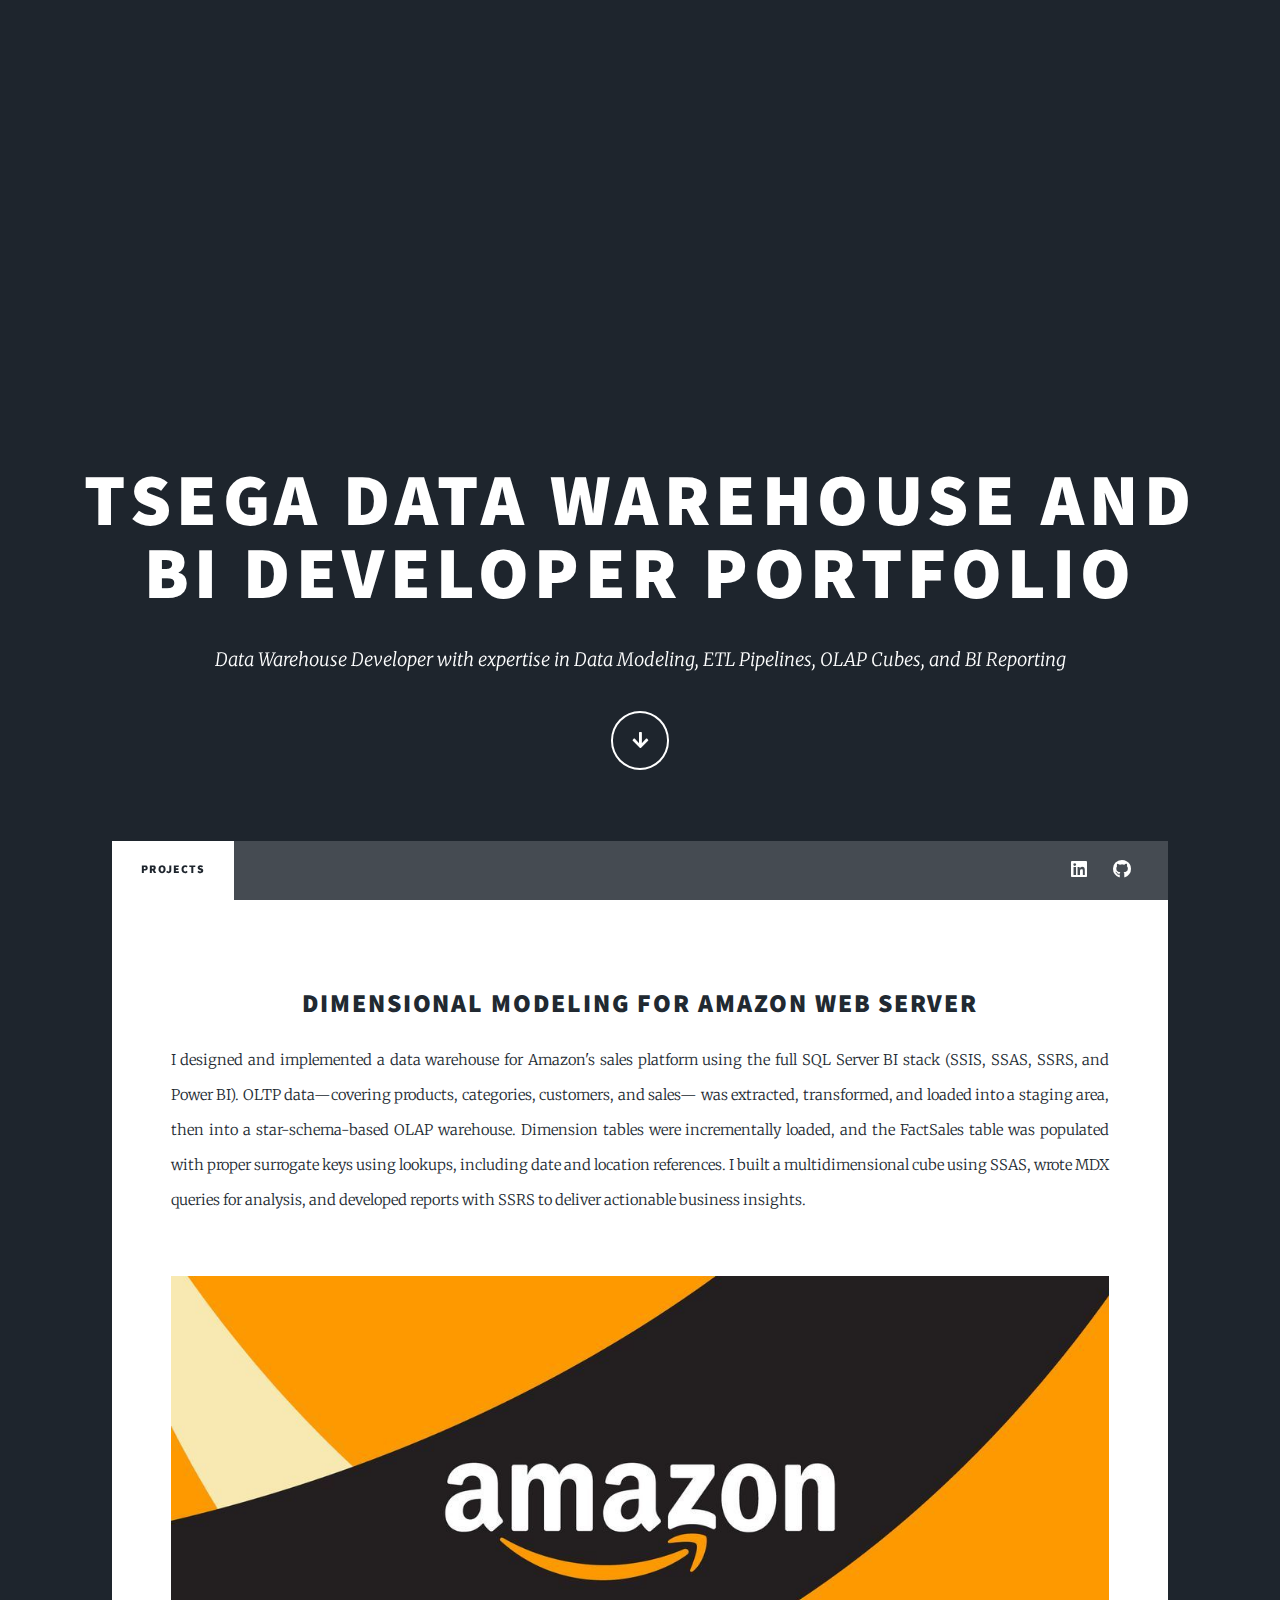
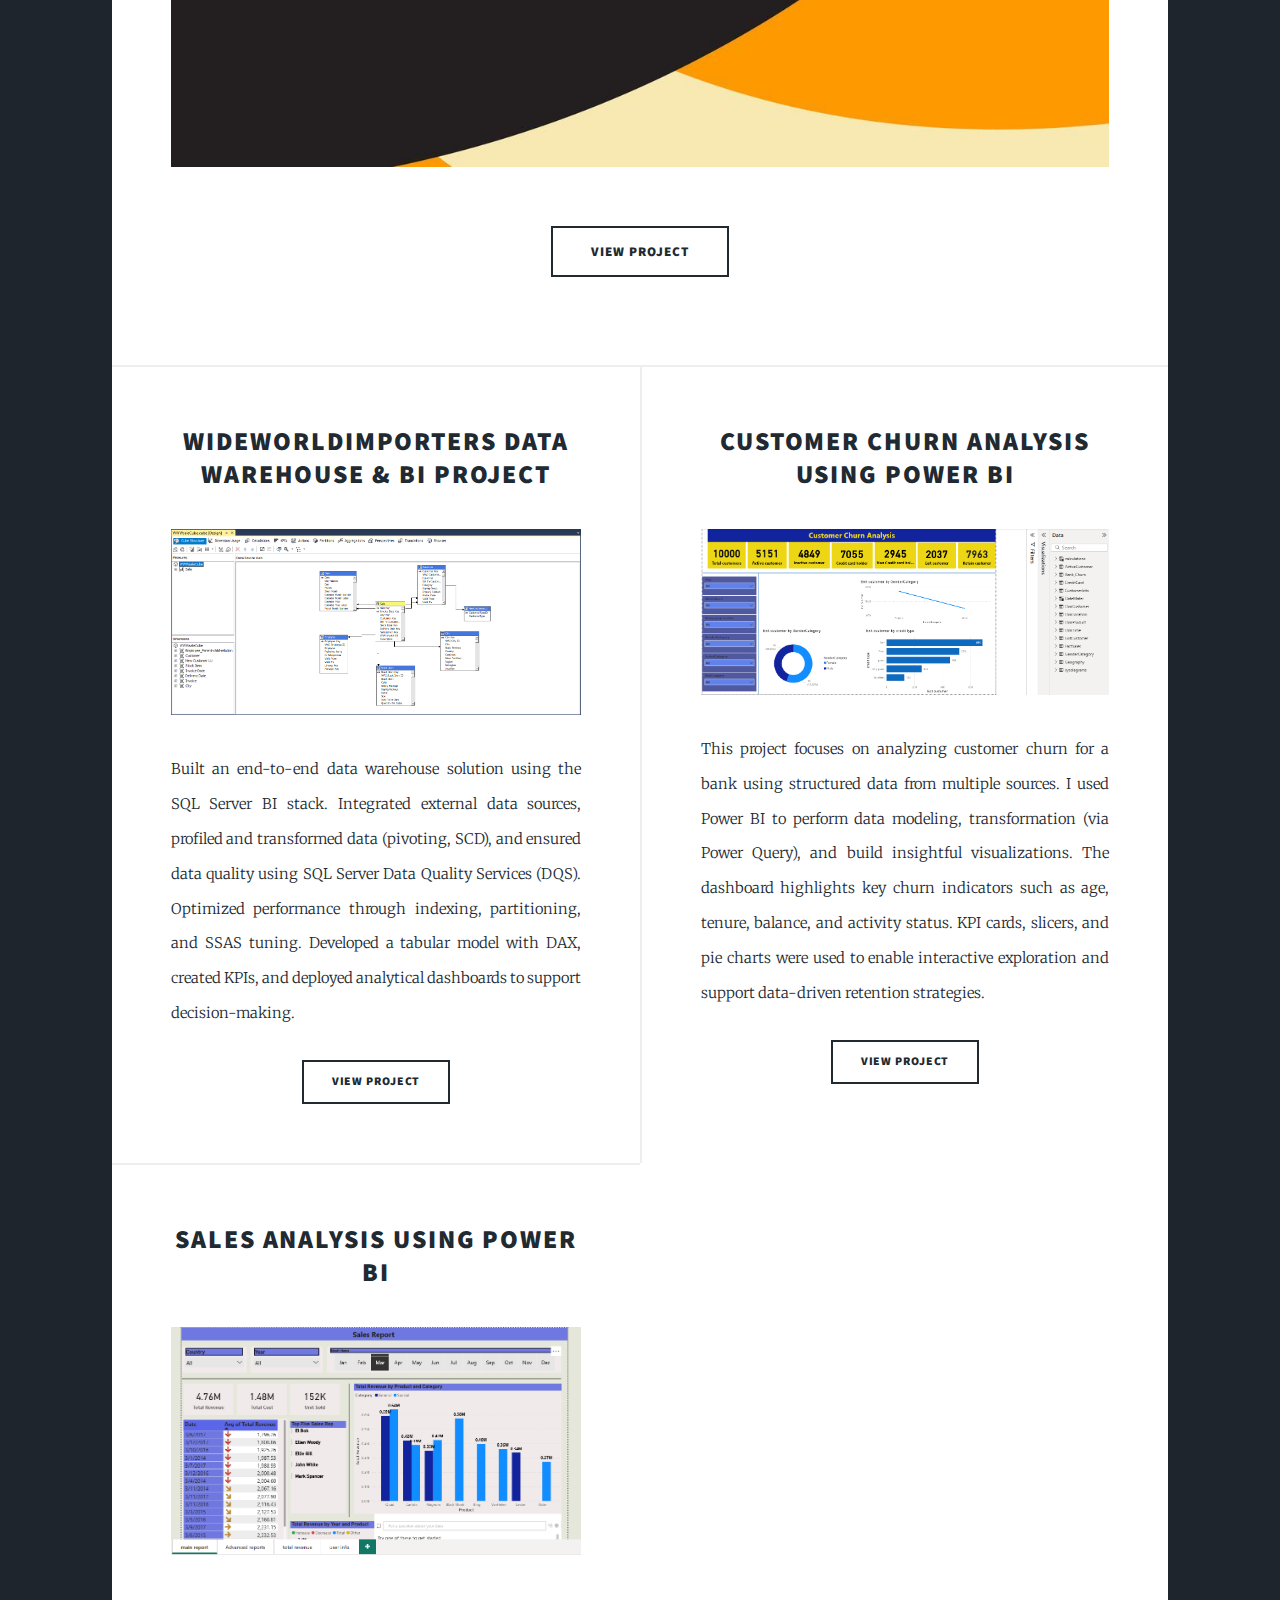
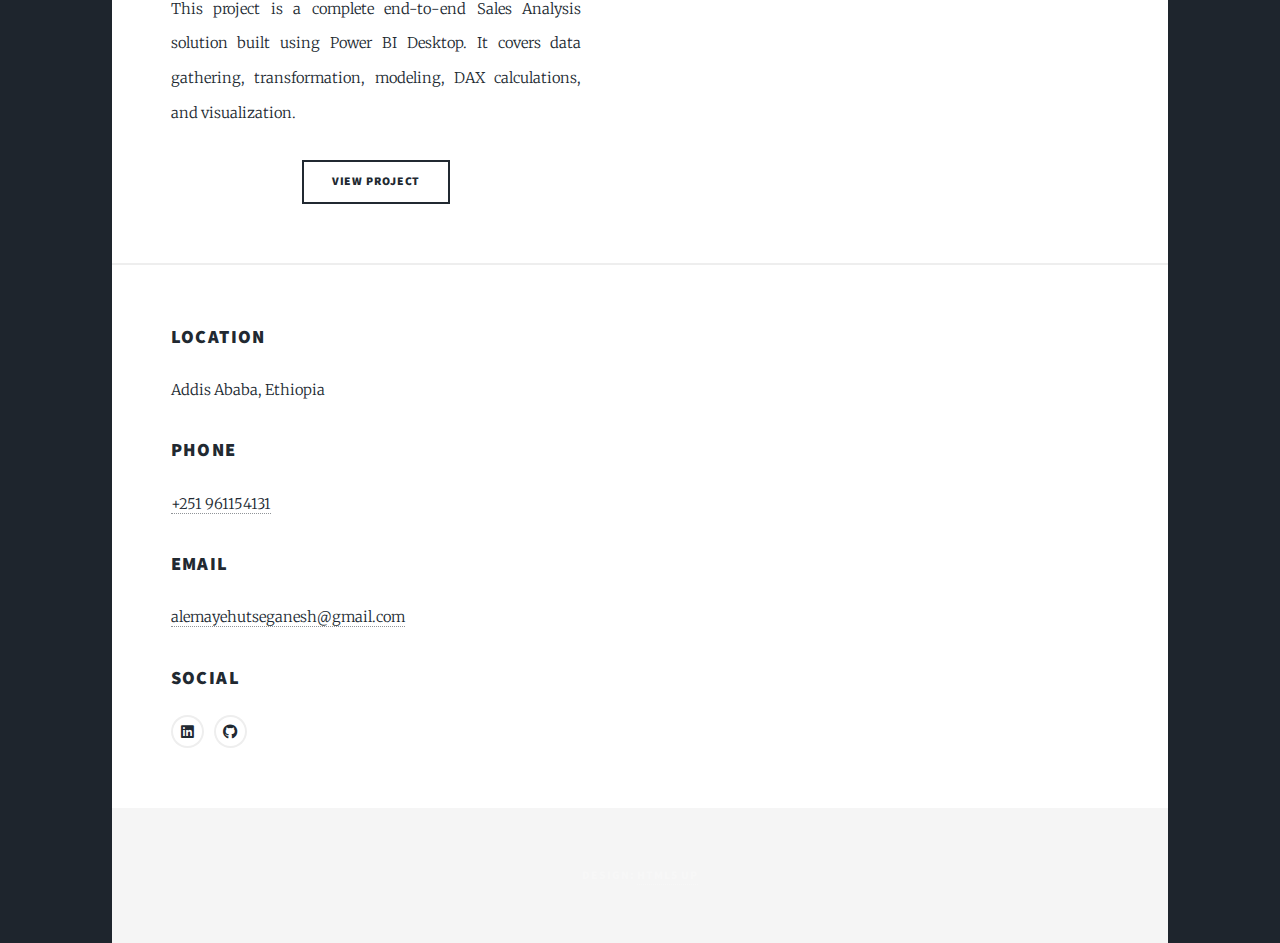
<file: index.html>
<!DOCTYPE HTML>
<!--
	Massively by HTML5 UP
	html5up.net | @ajlkn
	Free for personal and commercial use under the CCA 3.0 license (html5up.net/license)
-->
<html>
<head>
	<title>Tsega Data Warehouse and BI Developer</title>
	<meta charset="utf-8" />
	<meta name="viewport" content="width=device-width, initial-scale=1, user-scalable=no" />
	<link rel="stylesheet" href="assets/css/main.css" />
	<noscript><link rel="stylesheet" href="assets/css/noscript.css" /></noscript>
</head>
<body class="is-preload">

	<!-- Wrapper -->
	<div id="wrapper" class="fade-in">

		<!-- Intro -->
		<div id="intro">
			<h1>Tsega Data Warehouse and BI Developer portfolio</h1>
			<p>Data Warehouse Developer with expertise in Data Modeling, ETL Pipelines, OLAP Cubes, and BI Reporting</p>
			<ul class="actions">
				<li><a href="#header" class="button icon solid solo fa-arrow-down scrolly">Continue</a></li>
			</ul>
		</div>

		<!-- Header -->
		<header id="header">
			<a href="index.html" class="logo">Tsega Data Warehouse and BI Developer portfolio</a>
		</header>

		<!-- Nav -->
		<nav id="nav">
			<ul class="links">
				<li class="active"><a href="index.html">Projects</a></li>
			</ul>
			<ul class="icons">
				<li><a href="https://www.linkedin.com/in/tseganesh-alemayehu-a0b104263/" class="icon brands alt fa-linkedin"><span class="label">LinkedIn</span></a></li>
				<li><a href="https://github.com/TsegaAlex" class="icon brands alt fa-github"><span class="label">GitHub</span></a></li>
			</ul>
		</nav>

		<!-- Main -->
		<div id="main">

			<!-- Featured Project -->
			<article class="post featured">
				<h2><a href="https://github.com/TsegaAlex/data-warehouse--and-business-intellihen/tree/main/Dimensional%20Modeling%20for%20Amazon%20Web%20Server">Dimensional Modeling for Amazon Web Server</a></h2>
				<p>I designed and implemented a data warehouse for Amazon's sales platform using the full SQL Server BI stack (SSIS, SSAS, SSRS, and Power BI). 
				   OLTP data—covering products, categories, customers, and sales— was extracted, transformed, and loaded 
				   into a staging area, then into a star-schema-based OLAP warehouse. Dimension tables were incrementally loaded, and the FactSales table 
				   was populated with proper surrogate keys using lookups, including date and location references. I built a multidimensional cube using SSAS, wrote MDX queries for analysis,
				   and developed reports with SSRS to deliver actionable business insights.

</p>
				<a href="https://github.com/TsegaAlex/data-warehouse--and-business-intellihen/tree/main/Dimensional%20Modeling%20for%20Amazon%20Web%20Server" class="image main"><img src="images/amazon.jpg" alt="" /></a>
				<ul class="actions special">
					<li><a href="https://github.com/TsegaAlex/data-warehouse--and-business-intellihen/tree/main/Dimensional%20Modeling%20for%20Amazon%20Web%20Server" class="button large">View Project</a></li>
				</ul>
			</article>

			<!-- Other Projects -->
			<section class="posts">
				<article>
					<header>
						<h2><a href="https://github.com/TsegaAlex/data-warehouse--and-business-intellihen/tree/main/WideImporters%20Data%20Warehouse%20and%20Tabular%20Modeling">WideWorldImporters Data Warehouse & BI Project</a></h2>
					</header>
					<a href="https://github.com/TsegaAlex/data-warehouse--and-business-intellihen/tree/main/WideImporters%20Data%20Warehouse%20and%20Tabular%20Modeling" class="image fit"><img src="images/Cube .PNG" alt="" /></a>
					<p>Built an end-to-end data warehouse solution using the SQL Server BI stack. Integrated external data sources, profiled and transformed data (pivoting, SCD), and ensured data quality using SQL Server Data Quality Services (DQS). Optimized performance through indexing, partitioning, and SSAS tuning. Developed a tabular model with DAX, created KPIs, and deployed analytical dashboards to support decision-making.</p>
					<ul class="actions special">
						<li><a href="https://github.com/TsegaAlex/data-warehouse--and-business-intellihen/tree/main/WideImporters%20Data%20Warehouse%20and%20Tabular%20Modeling" class="button">View Project</a></li>
					</ul>
				</article>

				<article>
					<header>
						<h2><a href="https://github.com/TsegaAlex/sales-report-with-PowerBI/tree/main/Customer%20churn%20analysis%20using%20Power%20BI">Customer Churn Analysis using Power BI</a></h2>
					</header>
					<a href="https://github.com/TsegaAlex/sales-report-with-PowerBI/tree/main/Customer%20churn%20analysis%20using%20Power%20BI" class="image fit"><img src="images/churn.PNG" alt="" /></a>
					<p>This project focuses on analyzing customer churn for a bank using structured data from multiple sources. I used Power BI to perform data modeling, transformation (via Power Query), and build insightful visualizations. The dashboard highlights key churn indicators such as age, tenure, balance, and activity status. KPI cards, slicers, and pie charts were used to enable interactive exploration and support data-driven retention strategies.</p>
					<ul class="actions special">
						<li><a href="https://github.com/TsegaAlex/sales-report-with-PowerBI/tree/main/Customer%20churn%20analysis%20using%20Power%20BI" class="button">View Project</a></li>
					</ul>
				</article>

				<article>
					<header>
						<h2><a href="https://github.com/TsegaAlex/sales-report-with-PowerBI/tree/main/sales%20report%20using%20Power%20BI">Sales Analysis using Power BI</a></h2>
					</header>
					<a href="https://github.com/TsegaAlex/sales-report-with-PowerBI/tree/main/sales%20report%20using%20Power%20BI" class="image fit"><img src="images/sales report.PNG" alt="" /></a>
					<p>This project is a complete end-to-end Sales Analysis solution built using Power BI Desktop. It covers data gathering, transformation, modeling, DAX calculations, and visualization.</p>
					<ul class="actions special">
						<li><a href="https://github.com/TsegaAlex/sales-report-with-PowerBI/tree/main/sales%20report%20using%20Power%20BI" class="button">View Project</a></li>
					</ul>
				</article>
			</section>

			<!-- Contact Section (Now moved below Projects) -->
			<section class="split contact">
				<section class="alt">
					<h3>Location</h3>
					<p>Addis Ababa, Ethiopia</p>
				</section>
				<section>
					<h3>Phone</h3>
					<p><a href="#">+251 961154131</a></p>
				</section>
				<section>
					<h3>Email</h3>
					<p><a href="#">alemayehutseganesh@gmail.com</a></p>
				</section>
				<section>
					<h3>Social</h3>
					<ul class="icons alt">
						<li><a href="https://www.linkedin.com/in/tseganesh-alemayehu-a0b104263/" class="icon brands alt fa-linkedin"><span class="label">LinkedIn</span></a></li>
						<li><a href="https://github.com/TsegaAlex" class="icon brands alt fa-github"><span class="label">GitHub</span></a></li>
					</ul>
				</section>
			</section>

		</div> <!-- End of #main -->

		<!-- Copyright -->
		<footer id="footer">
			<div id="copyright">
				<ul>
		
					<li>Design: <a href="https://html5up.net">HTML5 UP</a></li>
				</ul>
			</div>
		</footer>

	</div> <!-- End of Wrapper -->

	<!-- Scripts -->
	<script src="assets/js/jquery.min.js"></script>
	<script src="assets/js/jquery.scrollex.min.js"></script>
	<script src="assets/js/jquery.scrolly.min.js"></script>
	<script src="assets/js/browser.min.js"></script>
	<script src="assets/js/breakpoints.min.js"></script>
	<script src="assets/js/util.js"></script>
	<script src="assets/js/main.js"></script>

</body>
</html>
</file>
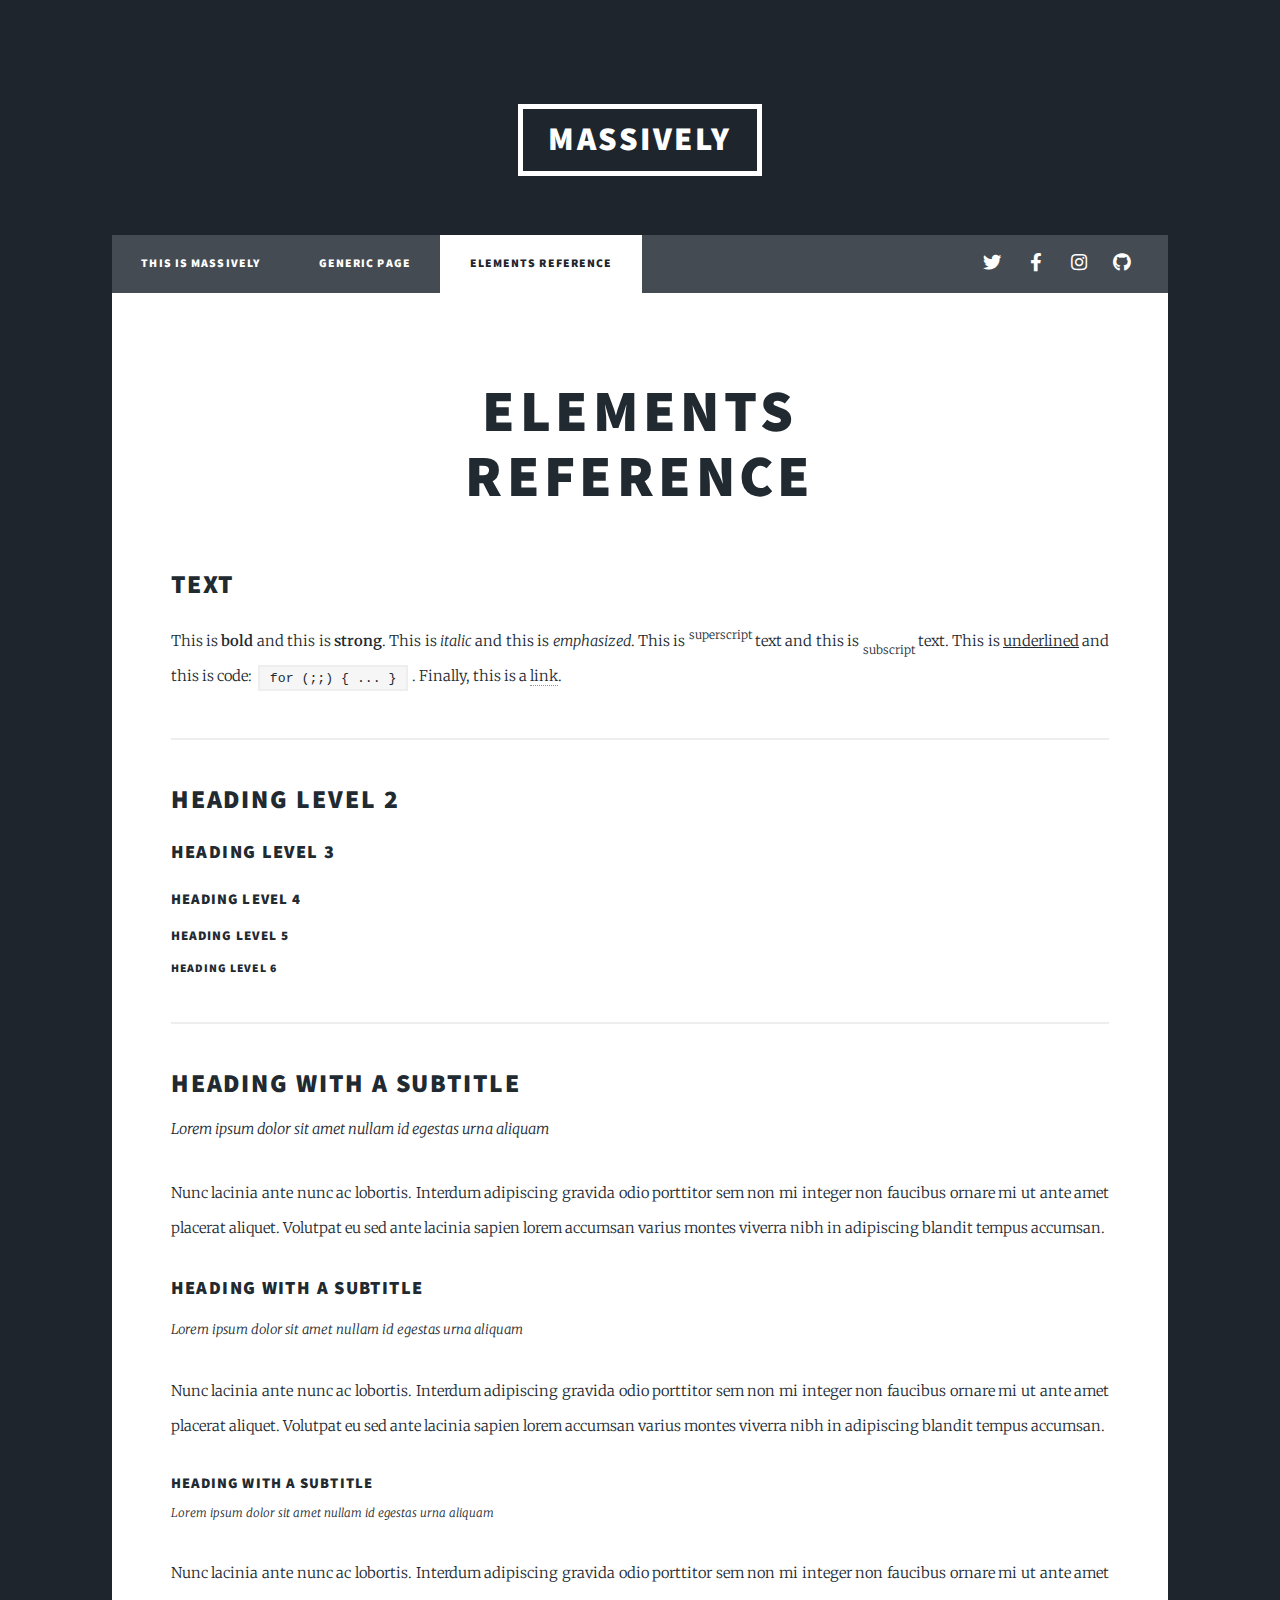
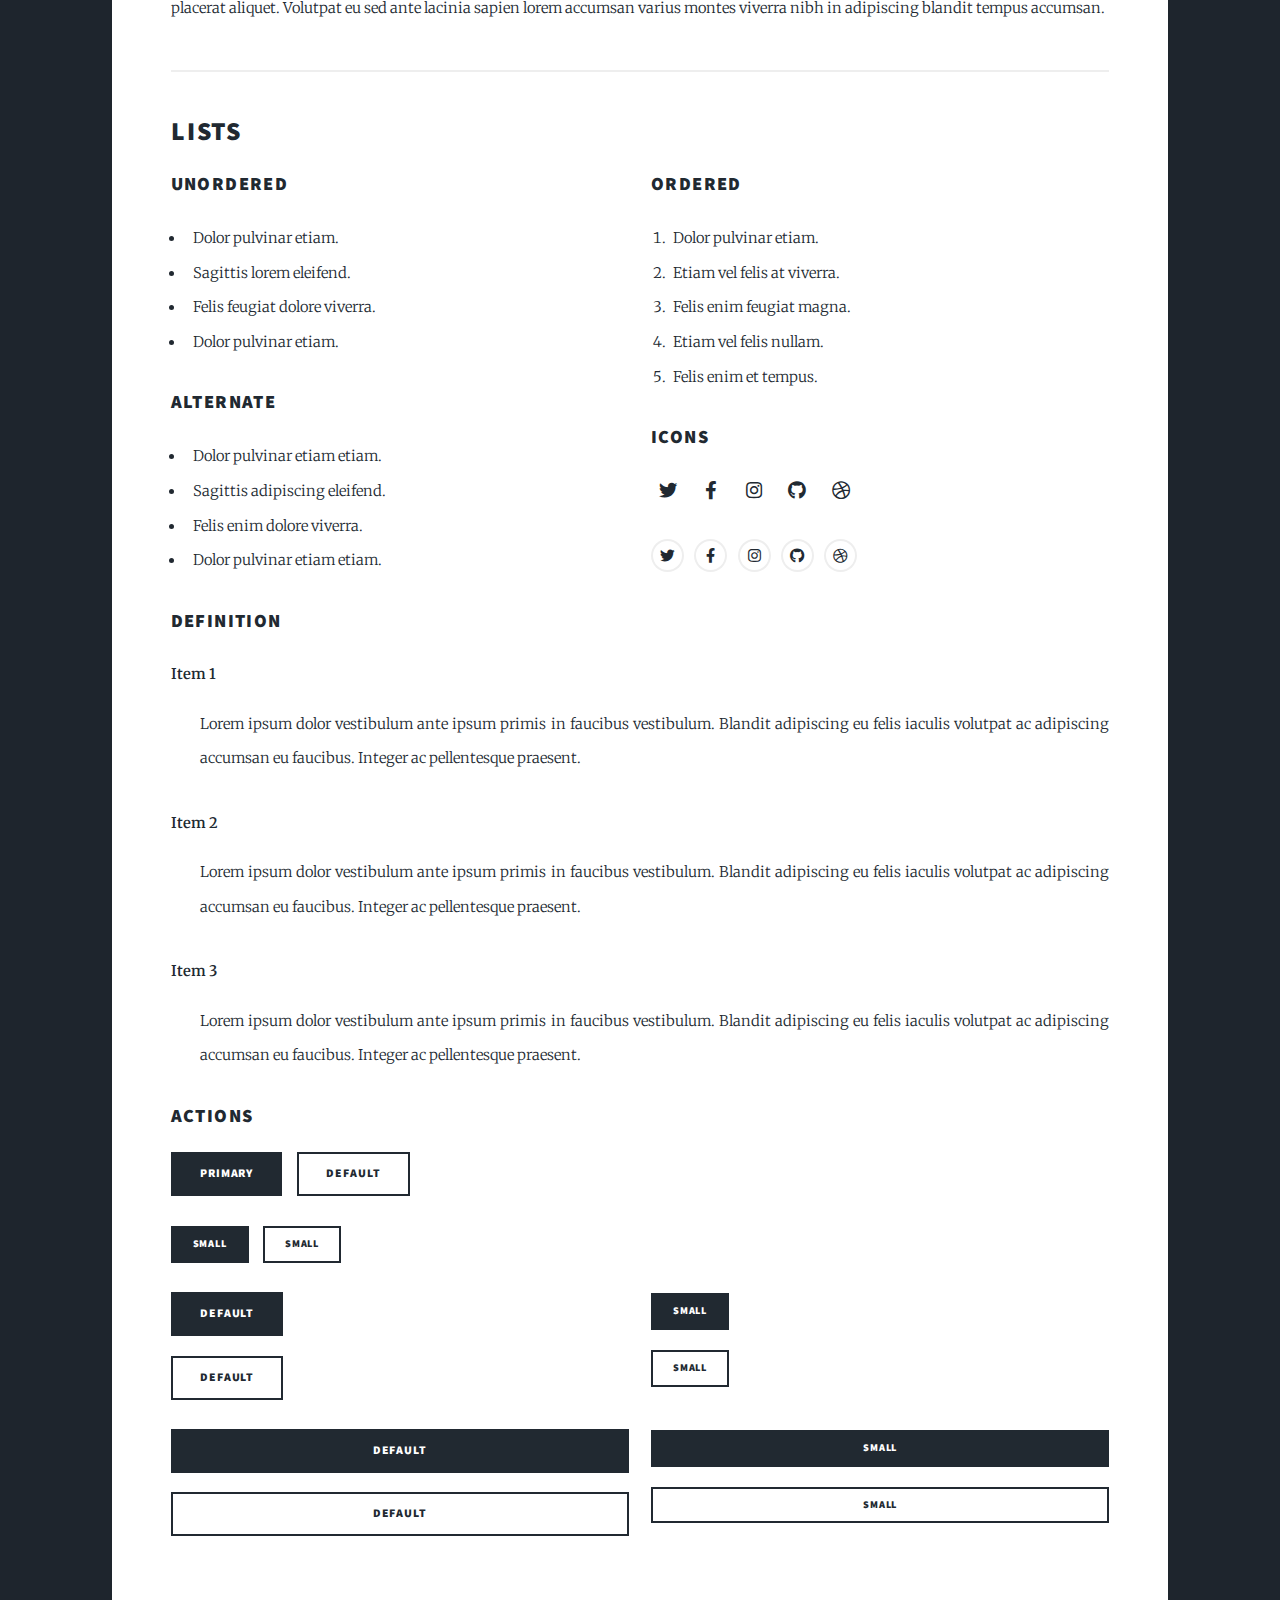
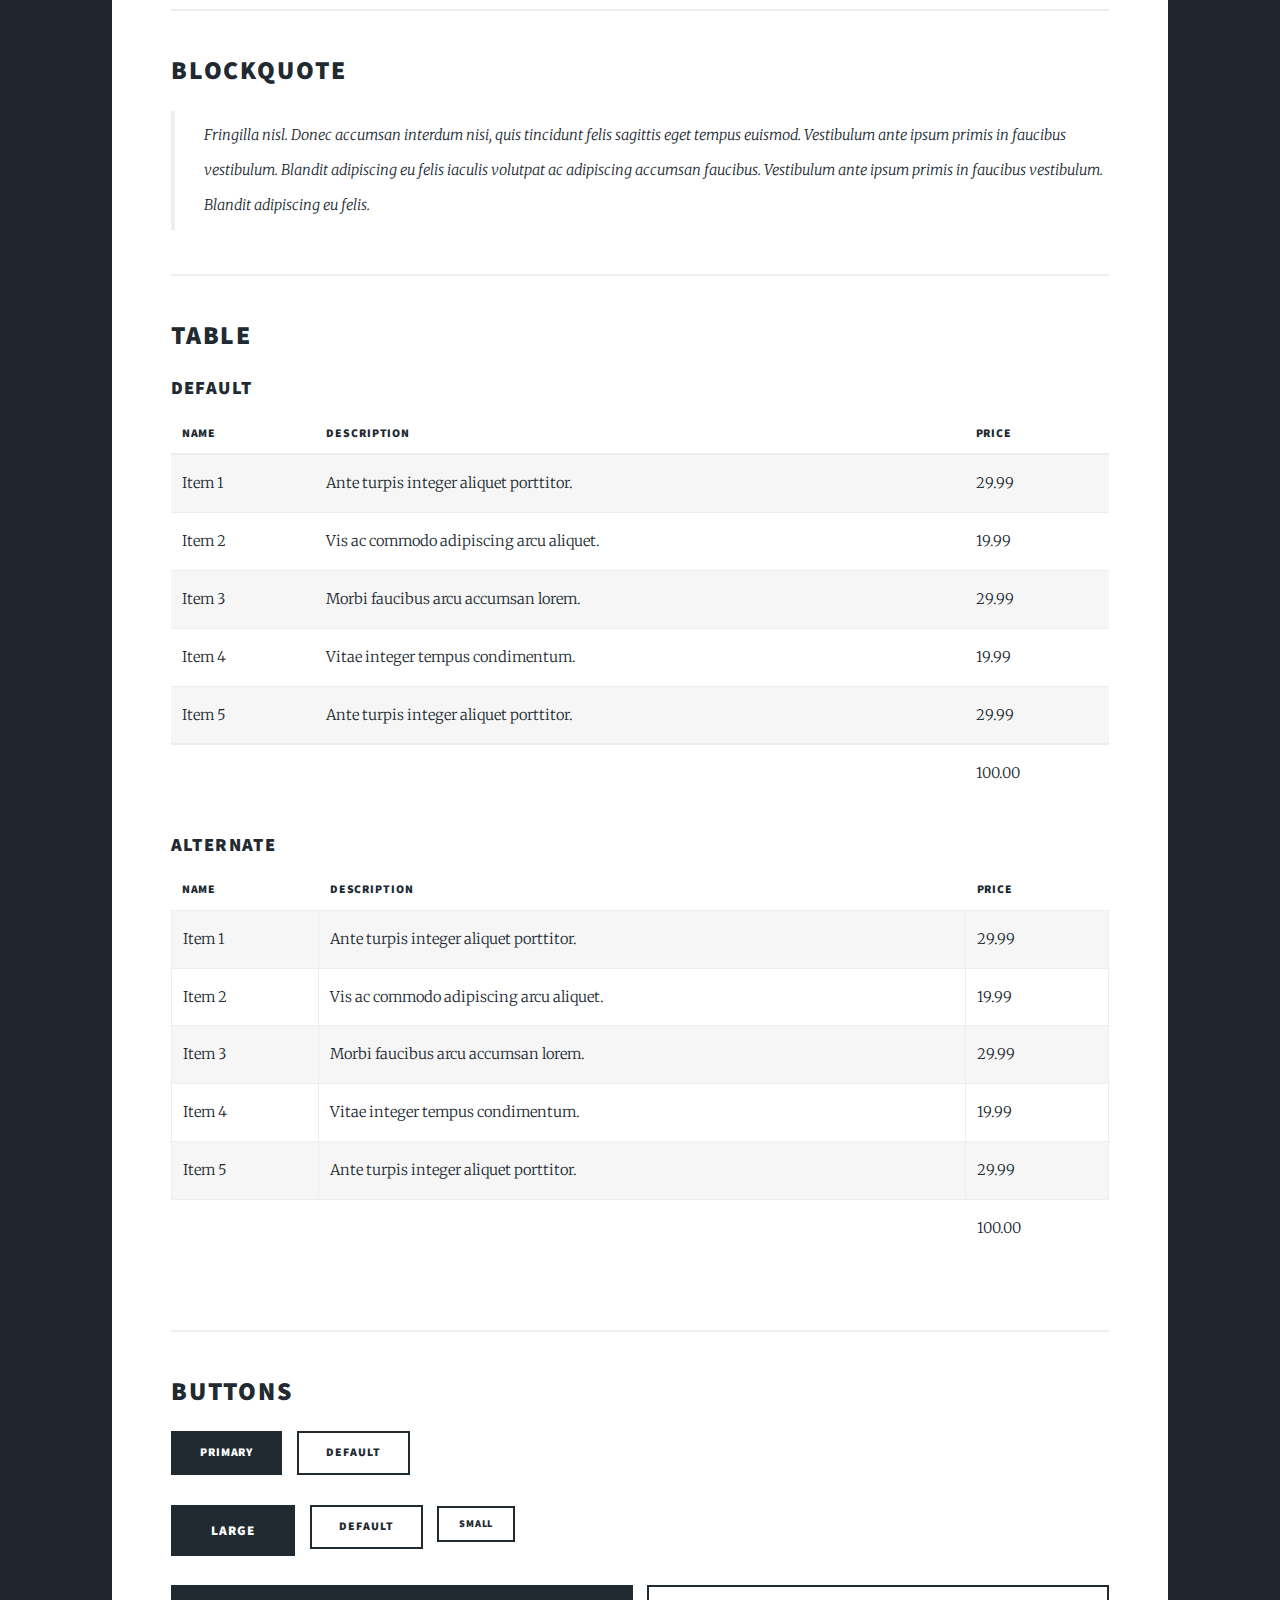
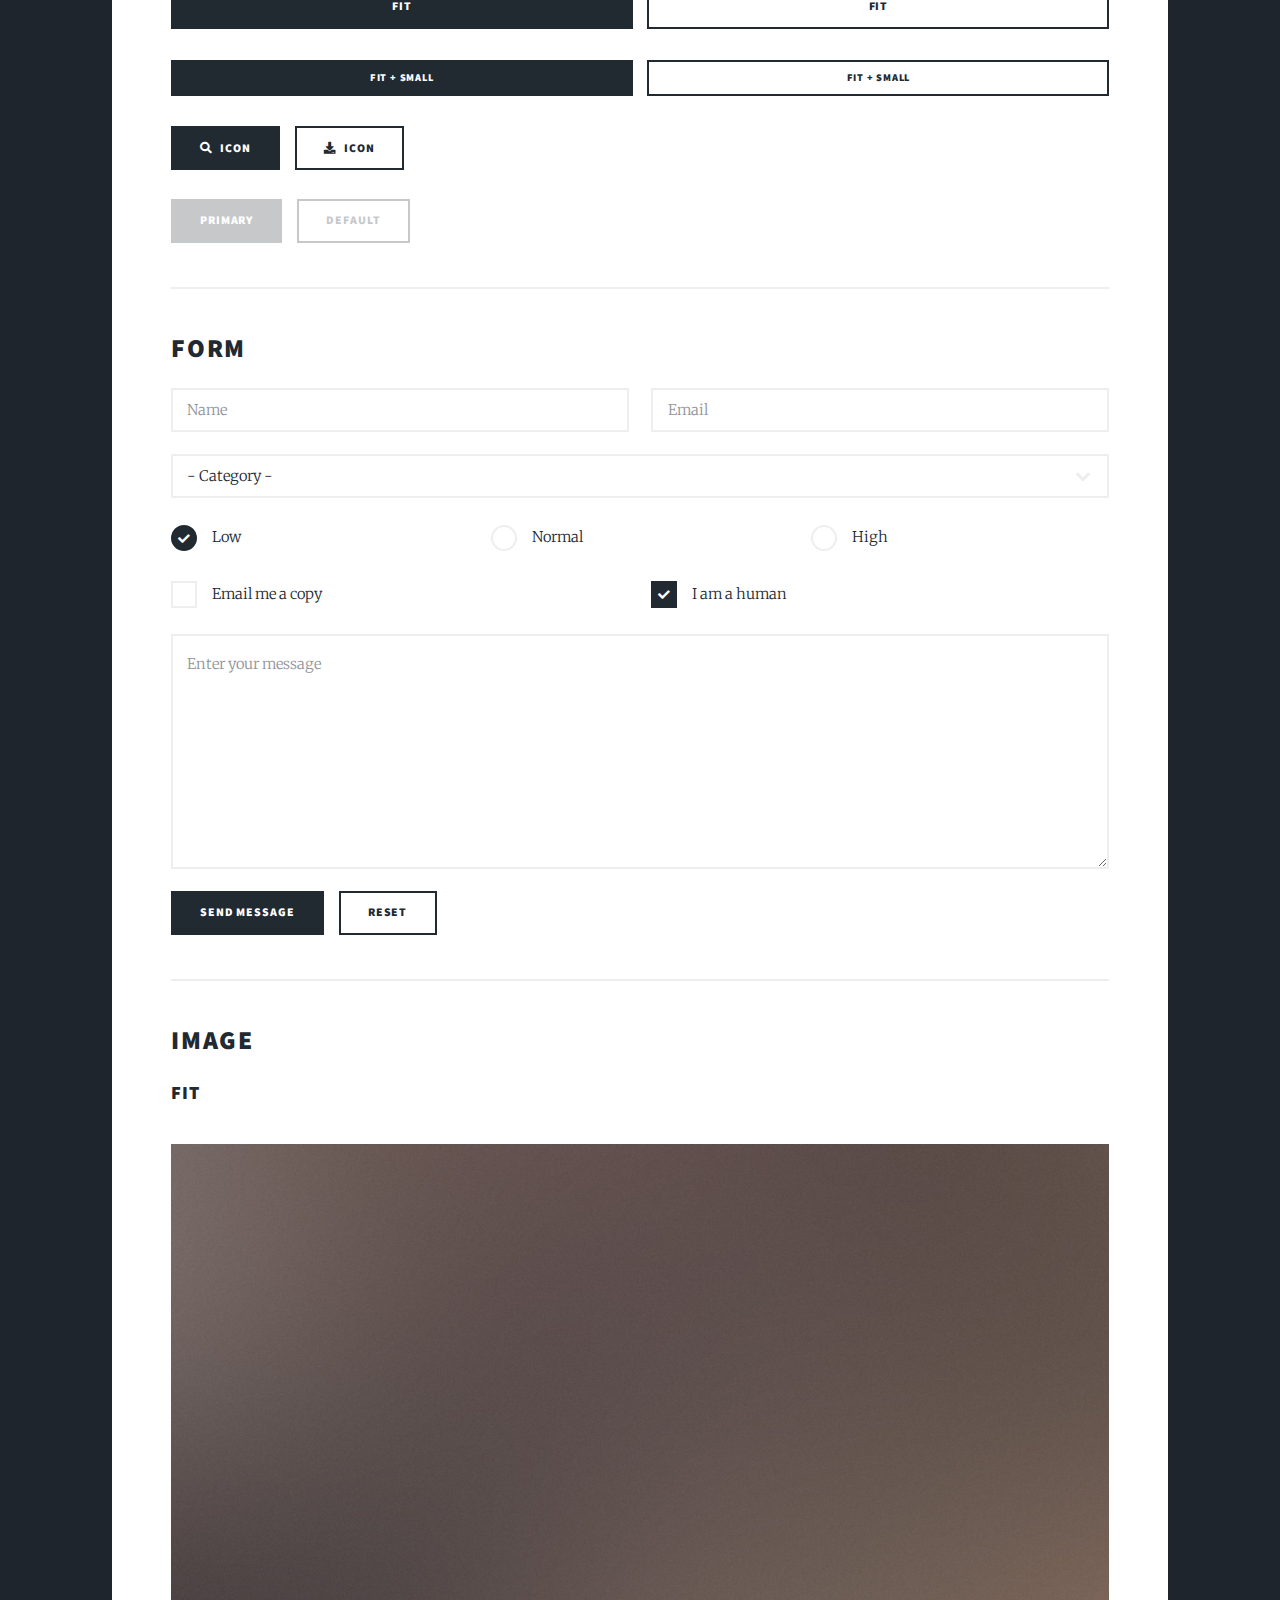
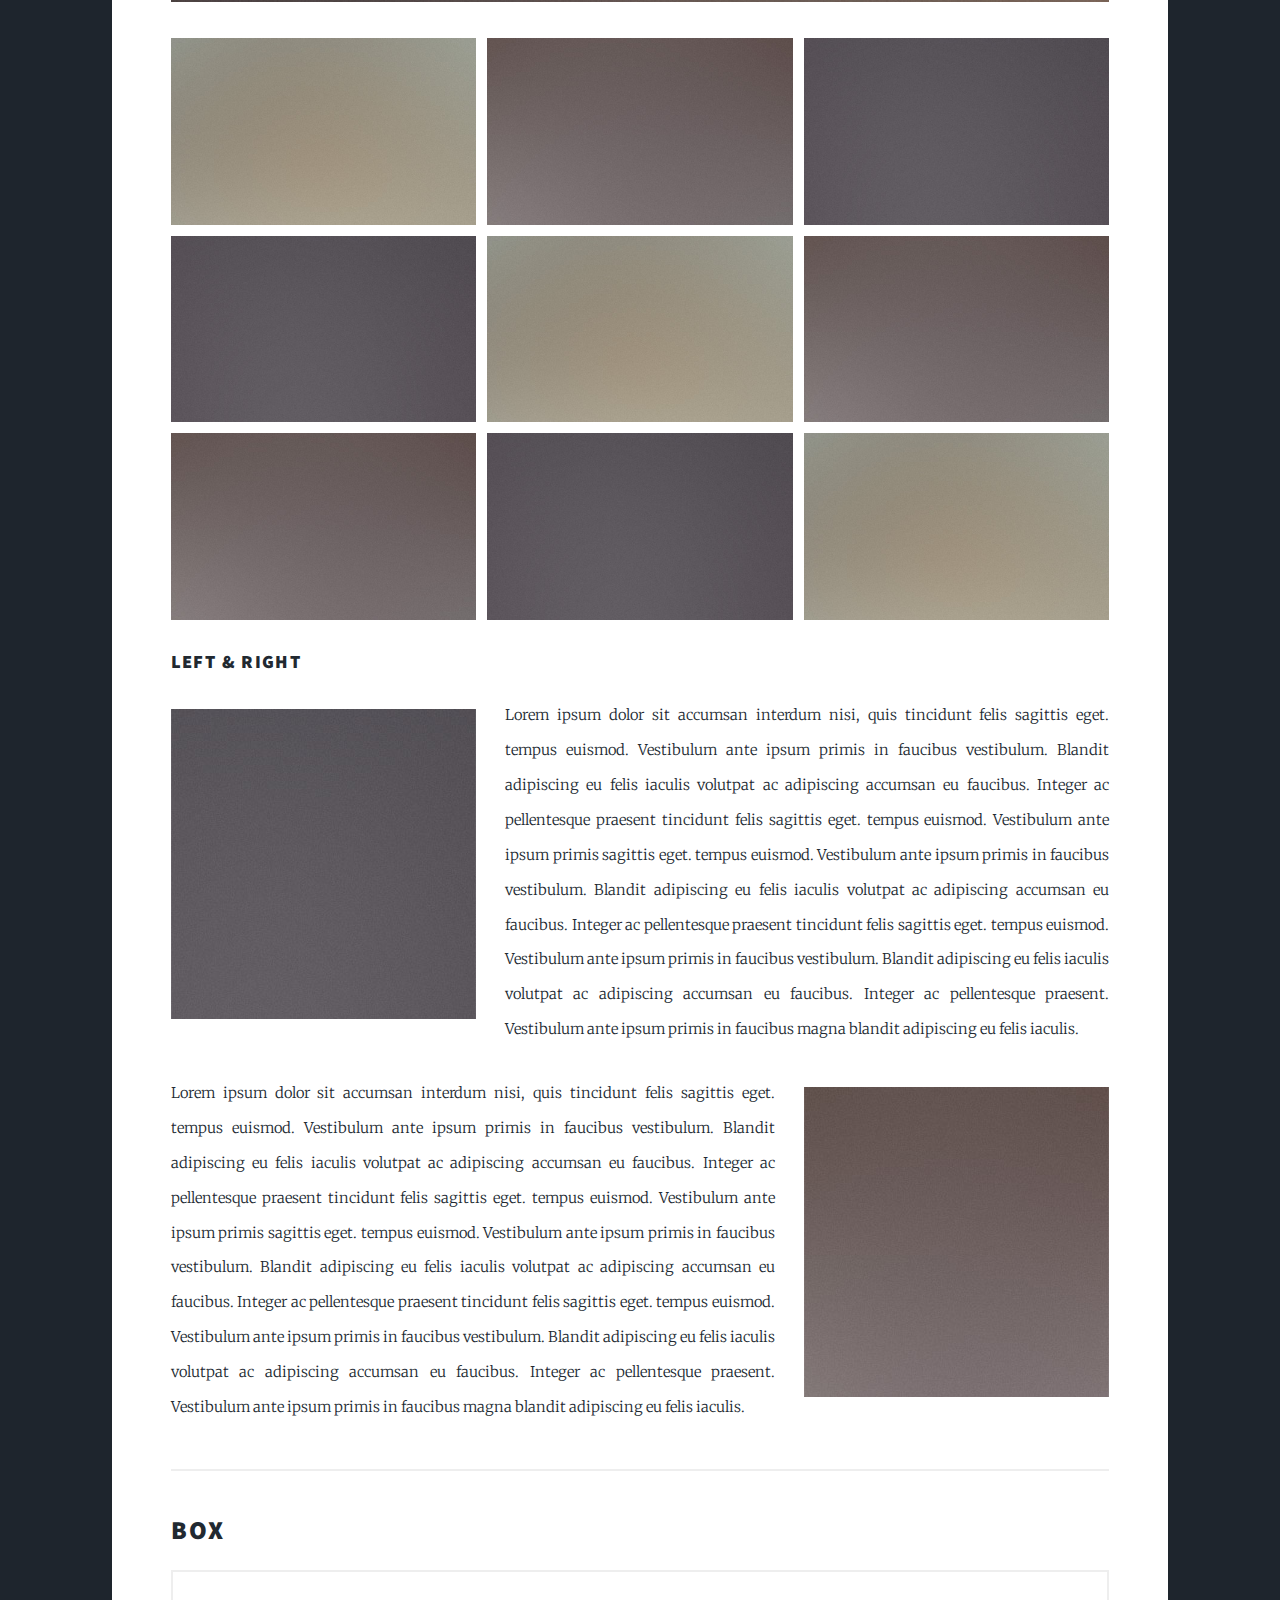
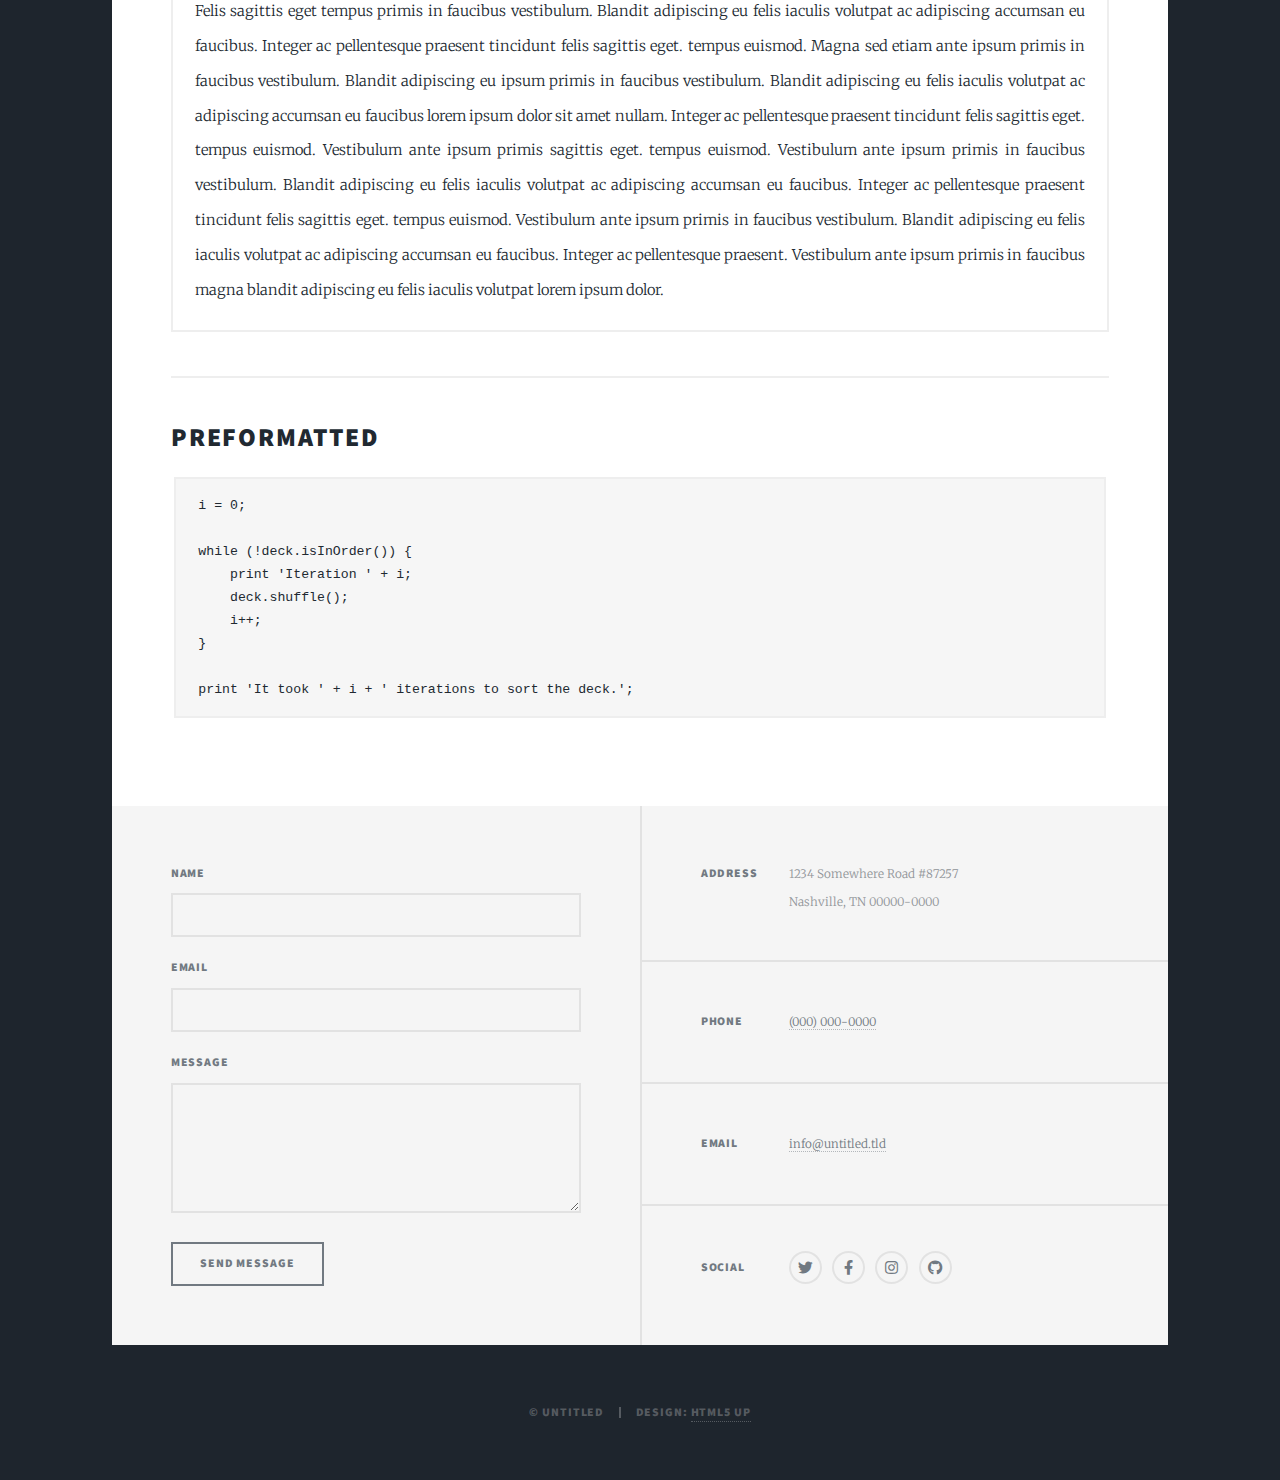
<file: elements.html>
<!DOCTYPE HTML>
<!--
	Massively by HTML5 UP
	html5up.net | @ajlkn
	Free for personal and commercial use under the CCA 3.0 license (html5up.net/license)
-->
<html>
	<head>
		<title>Elements Reference - Massively by HTML5 UP</title>
		<meta charset="utf-8" />
		<meta name="viewport" content="width=device-width, initial-scale=1, user-scalable=no" />
		<link rel="stylesheet" href="assets/css/main.css" />
		<noscript><link rel="stylesheet" href="assets/css/noscript.css" /></noscript>
	</head>
	<body class="is-preload">

		<!-- Wrapper -->
			<div id="wrapper">

				<!-- Header -->
					<header id="header">
						<a href="index.html" class="logo">Massively</a>
					</header>

				<!-- Nav -->
					<nav id="nav">
						<ul class="links">
							<li><a href="index.html">This is Massively</a></li>
							<li><a href="generic.html">Generic Page</a></li>
							<li class="active"><a href="elements.html">Elements Reference</a></li>
						</ul>
						<ul class="icons">
							<li><a href="#" class="icon brands fa-twitter"><span class="label">Twitter</span></a></li>
							<li><a href="#" class="icon brands fa-facebook-f"><span class="label">Facebook</span></a></li>
							<li><a href="#" class="icon brands fa-instagram"><span class="label">Instagram</span></a></li>
							<li><a href="#" class="icon brands fa-github"><span class="label">GitHub</span></a></li>
						</ul>
					</nav>

				<!-- Main -->
					<div id="main">

						<!-- Post -->
							<section class="post">
								<header class="major">
									<h1>Elements<br />
									Reference</h1>
								</header>

								<!-- Text stuff -->
									<h2>Text</h2>
									<p>This is <b>bold</b> and this is <strong>strong</strong>. This is <i>italic</i> and this is <em>emphasized</em>.
									This is <sup>superscript</sup> text and this is <sub>subscript</sub> text.
									This is <u>underlined</u> and this is code: <code>for (;;) { ... }</code>.
									Finally, this is a <a href="#">link</a>.</p>
									<hr />
									<h2>Heading Level 2</h2>
									<h3>Heading Level 3</h3>
									<h4>Heading Level 4</h4>
									<h5>Heading Level 5</h5>
									<h6>Heading Level 6</h6>
									<hr />
									<header>
										<h2>Heading with a Subtitle</h2>
										<p>Lorem ipsum dolor sit amet nullam id egestas urna aliquam</p>
									</header>
									<p>Nunc lacinia ante nunc ac lobortis. Interdum adipiscing gravida odio porttitor sem non mi integer non faucibus ornare mi ut ante amet placerat aliquet. Volutpat eu sed ante lacinia sapien lorem accumsan varius montes viverra nibh in adipiscing blandit tempus accumsan.</p>
									<header>
										<h3>Heading with a Subtitle</h3>
										<p>Lorem ipsum dolor sit amet nullam id egestas urna aliquam</p>
									</header>
									<p>Nunc lacinia ante nunc ac lobortis. Interdum adipiscing gravida odio porttitor sem non mi integer non faucibus ornare mi ut ante amet placerat aliquet. Volutpat eu sed ante lacinia sapien lorem accumsan varius montes viverra nibh in adipiscing blandit tempus accumsan.</p>
									<header>
										<h4>Heading with a Subtitle</h4>
										<p>Lorem ipsum dolor sit amet nullam id egestas urna aliquam</p>
									</header>
									<p>Nunc lacinia ante nunc ac lobortis. Interdum adipiscing gravida odio porttitor sem non mi integer non faucibus ornare mi ut ante amet placerat aliquet. Volutpat eu sed ante lacinia sapien lorem accumsan varius montes viverra nibh in adipiscing blandit tempus accumsan.</p>

									<hr />

								<!-- Lists -->
									<h2>Lists</h2>
									<div class="row">
										<div class="col-6 col-12-small">

											<h3>Unordered</h3>
											<ul>
												<li>Dolor pulvinar etiam.</li>
												<li>Sagittis lorem eleifend.</li>
												<li>Felis feugiat dolore viverra.</li>
												<li>Dolor pulvinar etiam.</li>
											</ul>

											<h3>Alternate</h3>
											<ul class="alt">
												<li>Dolor pulvinar etiam etiam.</li>
												<li>Sagittis adipiscing eleifend.</li>
												<li>Felis enim dolore viverra.</li>
												<li>Dolor pulvinar etiam etiam.</li>
											</ul>

										</div>
										<div class="col-6 col-12-small">

											<h3>Ordered</h3>
											<ol>
												<li>Dolor pulvinar etiam.</li>
												<li>Etiam vel felis at viverra.</li>
												<li>Felis enim feugiat magna.</li>
												<li>Etiam vel felis nullam.</li>
												<li>Felis enim et tempus.</li>
											</ol>

											<h3>Icons</h3>
											<ul class="icons">
												<li><a href="#" class="icon brands fa-twitter"><span class="label">Twitter</span></a></li>
												<li><a href="#" class="icon brands fa-facebook-f"><span class="label">Facebook</span></a></li>
												<li><a href="#" class="icon brands fa-instagram"><span class="label">Instagram</span></a></li>
												<li><a href="#" class="icon brands fa-github"><span class="label">Github</span></a></li>
												<li><a href="#" class="icon brands fa-dribbble"><span class="label">Dribbble</span></a></li>
											</ul>
											<ul class="icons alt">
												<li><a href="#" class="icon brands alt fa-twitter"><span class="label">Twitter</span></a></li>
												<li><a href="#" class="icon brands alt fa-facebook-f"><span class="label">Facebook</span></a></li>
												<li><a href="#" class="icon brands alt fa-instagram"><span class="label">Instagram</span></a></li>
												<li><a href="#" class="icon brands alt fa-github"><span class="label">Github</span></a></li>
												<li><a href="#" class="icon brands alt fa-dribbble"><span class="label">Dribbble</span></a></li>
											</ul>

										</div>
									</div>
									<h3>Definition</h3>
									<dl>
										<dt>Item 1</dt>
										<dd>
											<p>Lorem ipsum dolor vestibulum ante ipsum primis in faucibus vestibulum. Blandit adipiscing eu felis iaculis volutpat ac adipiscing accumsan eu faucibus. Integer ac pellentesque praesent.</p>
										</dd>
										<dt>Item 2</dt>
										<dd>
											<p>Lorem ipsum dolor vestibulum ante ipsum primis in faucibus vestibulum. Blandit adipiscing eu felis iaculis volutpat ac adipiscing accumsan eu faucibus. Integer ac pellentesque praesent.</p>
										</dd>
										<dt>Item 3</dt>
										<dd>
											<p>Lorem ipsum dolor vestibulum ante ipsum primis in faucibus vestibulum. Blandit adipiscing eu felis iaculis volutpat ac adipiscing accumsan eu faucibus. Integer ac pellentesque praesent.</p>
										</dd>
									</dl>

									<h3>Actions</h3>
									<ul class="actions">
										<li><a href="#" class="button primary">Primary</a></li>
										<li><a href="#" class="button">Default</a></li>
									</ul>
									<ul class="actions small">
										<li><a href="#" class="button primary small">Small</a></li>
										<li><a href="#" class="button small">Small</a></li>
									</ul>
									<div class="row">
										<div class="col-6 col-12-small">
											<ul class="actions stacked">
												<li><a href="#" class="button primary">Default</a></li>
												<li><a href="#" class="button">Default</a></li>
											</ul>
										</div>
										<div class="col-6 col-12-small">
											<ul class="actions stacked">
												<li><a href="#" class="button primary small">Small</a></li>
												<li><a href="#" class="button small">Small</a></li>
											</ul>
										</div>
									</div>
									<div class="row">
										<div class="col-6 col-12-small">
											<ul class="actions stacked">
												<li><a href="#" class="button primary fit">Default</a></li>
												<li><a href="#" class="button fit">Default</a></li>
											</ul>
										</div>
										<div class="col-6 col-12-small">
											<ul class="actions stacked">
												<li><a href="#" class="button primary small fit">Small</a></li>
												<li><a href="#" class="button small fit">Small</a></li>
											</ul>
										</div>
									</div>

									<hr />

								<!-- Blockquote -->
									<h2>Blockquote</h2>
									<blockquote>Fringilla nisl. Donec accumsan interdum nisi, quis tincidunt felis sagittis eget tempus euismod. Vestibulum ante ipsum primis in faucibus vestibulum. Blandit adipiscing eu felis iaculis volutpat ac adipiscing accumsan faucibus. Vestibulum ante ipsum primis in faucibus vestibulum. Blandit adipiscing eu felis.</blockquote>

									<hr />

								<!-- Table -->
									<h2>Table</h2>

									<h3>Default</h3>
									<div class="table-wrapper">
										<table>
											<thead>
												<tr>
													<th>Name</th>
													<th>Description</th>
													<th>Price</th>
												</tr>
											</thead>
											<tbody>
												<tr>
													<td>Item 1</td>
													<td>Ante turpis integer aliquet porttitor.</td>
													<td>29.99</td>
												</tr>
												<tr>
													<td>Item 2</td>
													<td>Vis ac commodo adipiscing arcu aliquet.</td>
													<td>19.99</td>
												</tr>
												<tr>
													<td>Item 3</td>
													<td> Morbi faucibus arcu accumsan lorem.</td>
													<td>29.99</td>
												</tr>
												<tr>
													<td>Item 4</td>
													<td>Vitae integer tempus condimentum.</td>
													<td>19.99</td>
												</tr>
												<tr>
													<td>Item 5</td>
													<td>Ante turpis integer aliquet porttitor.</td>
													<td>29.99</td>
												</tr>
											</tbody>
											<tfoot>
												<tr>
													<td colspan="2"></td>
													<td>100.00</td>
												</tr>
											</tfoot>
										</table>
									</div>

									<h3>Alternate</h3>
									<div class="table-wrapper">
										<table class="alt">
											<thead>
												<tr>
													<th>Name</th>
													<th>Description</th>
													<th>Price</th>
												</tr>
											</thead>
											<tbody>
												<tr>
													<td>Item 1</td>
													<td>Ante turpis integer aliquet porttitor.</td>
													<td>29.99</td>
												</tr>
												<tr>
													<td>Item 2</td>
													<td>Vis ac commodo adipiscing arcu aliquet.</td>
													<td>19.99</td>
												</tr>
												<tr>
													<td>Item 3</td>
													<td> Morbi faucibus arcu accumsan lorem.</td>
													<td>29.99</td>
												</tr>
												<tr>
													<td>Item 4</td>
													<td>Vitae integer tempus condimentum.</td>
													<td>19.99</td>
												</tr>
												<tr>
													<td>Item 5</td>
													<td>Ante turpis integer aliquet porttitor.</td>
													<td>29.99</td>
												</tr>
											</tbody>
											<tfoot>
												<tr>
													<td colspan="2"></td>
													<td>100.00</td>
												</tr>
											</tfoot>
										</table>
									</div>

									<hr />

								<!-- Buttons -->
									<h2>Buttons</h2>
									<ul class="actions">
										<li><a href="#" class="button primary">Primary</a></li>
										<li><a href="#" class="button">Default</a></li>
									</ul>
									<ul class="actions">
										<li><a href="#" class="button primary large">Large</a></li>
										<li><a href="#" class="button">Default</a></li>
										<li><a href="#" class="button small">Small</a></li>
									</ul>
									<ul class="actions fit">
										<li><a href="#" class="button primary fit">Fit</a></li>
										<li><a href="#" class="button fit">Fit</a></li>
									</ul>
									<ul class="actions fit small">
										<li><a href="#" class="button primary fit small">Fit + Small</a></li>
										<li><a href="#" class="button fit small">Fit + Small</a></li>
									</ul>
									<ul class="actions">
										<li><a href="#" class="button primary icon solid fa-search">Icon</a></li>
										<li><a href="#" class="button icon solid fa-download">Icon</a></li>
									</ul>
									<ul class="actions">
										<li><span class="button primary disabled">Primary</span></li>
										<li><span class="button disabled">Default</span></li>
									</ul>

									<hr />

								<!-- Form -->
									<h2>Form</h2>

									<form method="post" action="#">
										<div class="row gtr-uniform">
											<div class="col-6 col-12-xsmall">
												<input type="text" name="demo-name" id="demo-name" value="" placeholder="Name" />
											</div>
											<div class="col-6 col-12-xsmall">
												<input type="email" name="demo-email" id="demo-email" value="" placeholder="Email" />
											</div>
											<!-- Break -->
											<div class="col-12">
												<select name="demo-category" id="demo-category">
													<option value="">- Category -</option>
													<option value="1">Manufacturing</option>
													<option value="1">Shipping</option>
													<option value="1">Administration</option>
													<option value="1">Human Resources</option>
												</select>
											</div>
											<!-- Break -->
											<div class="col-4 col-12-small">
												<input type="radio" id="demo-priority-low" name="demo-priority" checked>
												<label for="demo-priority-low">Low</label>
											</div>
											<div class="col-4 col-12-small">
												<input type="radio" id="demo-priority-normal" name="demo-priority">
												<label for="demo-priority-normal">Normal</label>
											</div>
											<div class="col-4 col-12-small">
												<input type="radio" id="demo-priority-high" name="demo-priority">
												<label for="demo-priority-high">High</label>
											</div>
											<!-- Break -->
											<div class="col-6 col-12-small">
												<input type="checkbox" id="demo-copy" name="demo-copy">
												<label for="demo-copy">Email me a copy</label>
											</div>
											<div class="col-6 col-12-small">
												<input type="checkbox" id="demo-human" name="demo-human" checked>
												<label for="demo-human">I am a human</label>
											</div>
											<!-- Break -->
											<div class="col-12">
												<textarea name="demo-message" id="demo-message" placeholder="Enter your message" rows="6"></textarea>
											</div>
											<!-- Break -->
											<div class="col-12">
												<ul class="actions">
													<li><input type="submit" value="Send Message" class="primary" /></li>
													<li><input type="reset" value="Reset" /></li>
												</ul>
											</div>
										</div>
									</form>

									<hr />

								<!-- Image -->
									<h2>Image</h2>

									<h3>Fit</h3>
									<span class="image fit"><img src="images/pic01.jpg" alt="" /></span>
									<div class="box alt">
										<div class="row gtr-50 gtr-uniform">
											<div class="col-4"><span class="image fit"><img src="images/pic02.jpg" alt="" /></span></div>
											<div class="col-4"><span class="image fit"><img src="images/pic03.jpg" alt="" /></span></div>
											<div class="col-4"><span class="image fit"><img src="images/pic04.jpg" alt="" /></span></div>
											<!-- Break -->
											<div class="col-4"><span class="image fit"><img src="images/pic04.jpg" alt="" /></span></div>
											<div class="col-4"><span class="image fit"><img src="images/pic02.jpg" alt="" /></span></div>
											<div class="col-4"><span class="image fit"><img src="images/pic03.jpg" alt="" /></span></div>
											<!-- Break -->
											<div class="col-4"><span class="image fit"><img src="images/pic03.jpg" alt="" /></span></div>
											<div class="col-4"><span class="image fit"><img src="images/pic04.jpg" alt="" /></span></div>
											<div class="col-4"><span class="image fit"><img src="images/pic02.jpg" alt="" /></span></div>
										</div>
									</div>

									<h3>Left &amp; Right</h3>
									<p><span class="image left"><img src="images/pic08.jpg" alt="" /></span>Lorem ipsum dolor sit accumsan interdum nisi, quis tincidunt felis sagittis eget. tempus euismod. Vestibulum ante ipsum primis in faucibus vestibulum. Blandit adipiscing eu felis iaculis volutpat ac adipiscing accumsan eu faucibus. Integer ac pellentesque praesent tincidunt felis sagittis eget. tempus euismod. Vestibulum ante ipsum primis sagittis eget. tempus euismod. Vestibulum ante ipsum primis in faucibus vestibulum. Blandit adipiscing eu felis iaculis volutpat ac adipiscing accumsan eu faucibus. Integer ac pellentesque praesent tincidunt felis sagittis eget. tempus euismod. Vestibulum ante ipsum primis in faucibus vestibulum. Blandit adipiscing eu felis iaculis volutpat ac adipiscing accumsan eu faucibus. Integer ac pellentesque praesent. Vestibulum ante ipsum primis in faucibus magna blandit adipiscing eu felis iaculis.</p>
									<p><span class="image right"><img src="images/pic09.jpg" alt="" /></span>Lorem ipsum dolor sit accumsan interdum nisi, quis tincidunt felis sagittis eget. tempus euismod. Vestibulum ante ipsum primis in faucibus vestibulum. Blandit adipiscing eu felis iaculis volutpat ac adipiscing accumsan eu faucibus. Integer ac pellentesque praesent tincidunt felis sagittis eget. tempus euismod. Vestibulum ante ipsum primis sagittis eget. tempus euismod. Vestibulum ante ipsum primis in faucibus vestibulum. Blandit adipiscing eu felis iaculis volutpat ac adipiscing accumsan eu faucibus. Integer ac pellentesque praesent tincidunt felis sagittis eget. tempus euismod. Vestibulum ante ipsum primis in faucibus vestibulum. Blandit adipiscing eu felis iaculis volutpat ac adipiscing accumsan eu faucibus. Integer ac pellentesque praesent. Vestibulum ante ipsum primis in faucibus magna blandit adipiscing eu felis iaculis.</p>

									<hr />

								<!-- Box -->
									<h2>Box</h2>
									<div class="box">
										<p>Felis sagittis eget tempus primis in faucibus vestibulum. Blandit adipiscing eu felis iaculis volutpat ac adipiscing accumsan eu faucibus. Integer ac pellentesque praesent tincidunt felis sagittis eget. tempus euismod. Magna sed etiam ante ipsum primis in faucibus vestibulum. Blandit adipiscing eu ipsum primis in faucibus vestibulum. Blandit adipiscing eu felis iaculis volutpat ac adipiscing accumsan eu faucibus lorem ipsum dolor sit amet nullam. Integer ac pellentesque praesent tincidunt felis sagittis eget. tempus euismod. Vestibulum ante ipsum primis sagittis eget. tempus euismod. Vestibulum ante ipsum primis in faucibus vestibulum. Blandit adipiscing eu felis iaculis volutpat ac adipiscing accumsan eu faucibus. Integer ac pellentesque praesent tincidunt felis sagittis eget. tempus euismod. Vestibulum ante ipsum primis in faucibus vestibulum. Blandit adipiscing eu felis iaculis volutpat ac adipiscing accumsan eu faucibus. Integer ac pellentesque praesent. Vestibulum ante ipsum primis in faucibus magna blandit adipiscing eu felis iaculis volutpat lorem ipsum dolor.</p>
									</div>

									<hr />

								<!-- Preformatted Code -->
									<h2>Preformatted</h2>
									<pre><code>i = 0;

while (!deck.isInOrder()) {
    print 'Iteration ' + i;
    deck.shuffle();
    i++;
}

print 'It took ' + i + ' iterations to sort the deck.';
</code></pre>

							</section>

					</div>

				<!-- Footer -->
					<footer id="footer">
						<section>
							<form method="post" action="#">
								<div class="fields">
									<div class="field">
										<label for="name">Name</label>
										<input type="text" name="name" id="name" />
									</div>
									<div class="field">
										<label for="email">Email</label>
										<input type="text" name="email" id="email" />
									</div>
									<div class="field">
										<label for="message">Message</label>
										<textarea name="message" id="message" rows="3"></textarea>
									</div>
								</div>
								<ul class="actions">
									<li><input type="submit" value="Send Message" /></li>
								</ul>
							</form>
						</section>
						<section class="split contact">
							<section class="alt">
								<h3>Address</h3>
								<p>1234 Somewhere Road #87257<br />
								Nashville, TN 00000-0000</p>
							</section>
							<section>
								<h3>Phone</h3>
								<p><a href="#">(000) 000-0000</a></p>
							</section>
							<section>
								<h3>Email</h3>
								<p><a href="#">info@untitled.tld</a></p>
							</section>
							<section>
								<h3>Social</h3>
								<ul class="icons alt">
									<li><a href="#" class="icon brands alt fa-twitter"><span class="label">Twitter</span></a></li>
									<li><a href="#" class="icon brands alt fa-facebook-f"><span class="label">Facebook</span></a></li>
									<li><a href="#" class="icon brands alt fa-instagram"><span class="label">Instagram</span></a></li>
									<li><a href="#" class="icon brands alt fa-github"><span class="label">GitHub</span></a></li>
								</ul>
							</section>
						</section>
					</footer>

				<!-- Copyright -->
					<div id="copyright">
						<ul><li>&copy; Untitled</li><li>Design: <a href="https://html5up.net">HTML5 UP</a></li></ul>
					</div>

			</div>

		<!-- Scripts -->
			<script src="assets/js/jquery.min.js"></script>
			<script src="assets/js/jquery.scrollex.min.js"></script>
			<script src="assets/js/jquery.scrolly.min.js"></script>
			<script src="assets/js/browser.min.js"></script>
			<script src="assets/js/breakpoints.min.js"></script>
			<script src="assets/js/util.js"></script>
			<script src="assets/js/main.js"></script>

	</body>
</html>
</file>
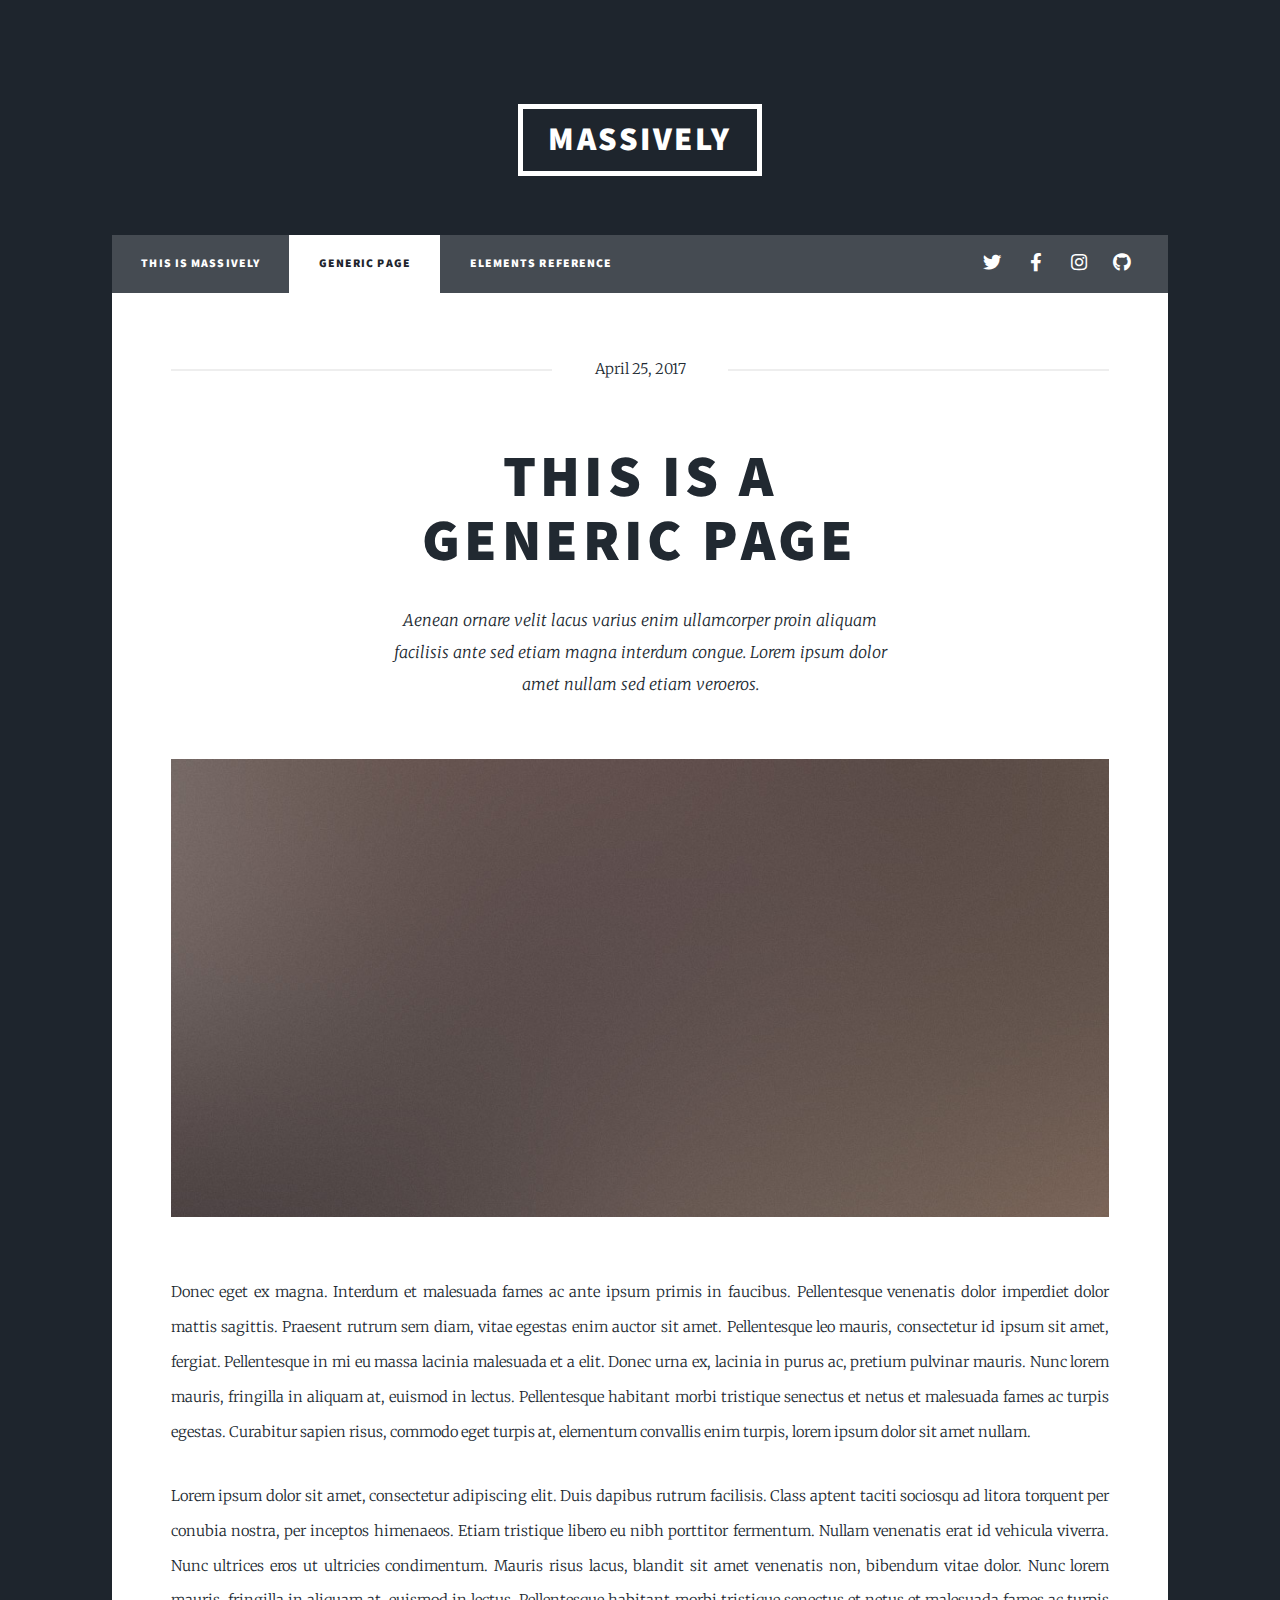
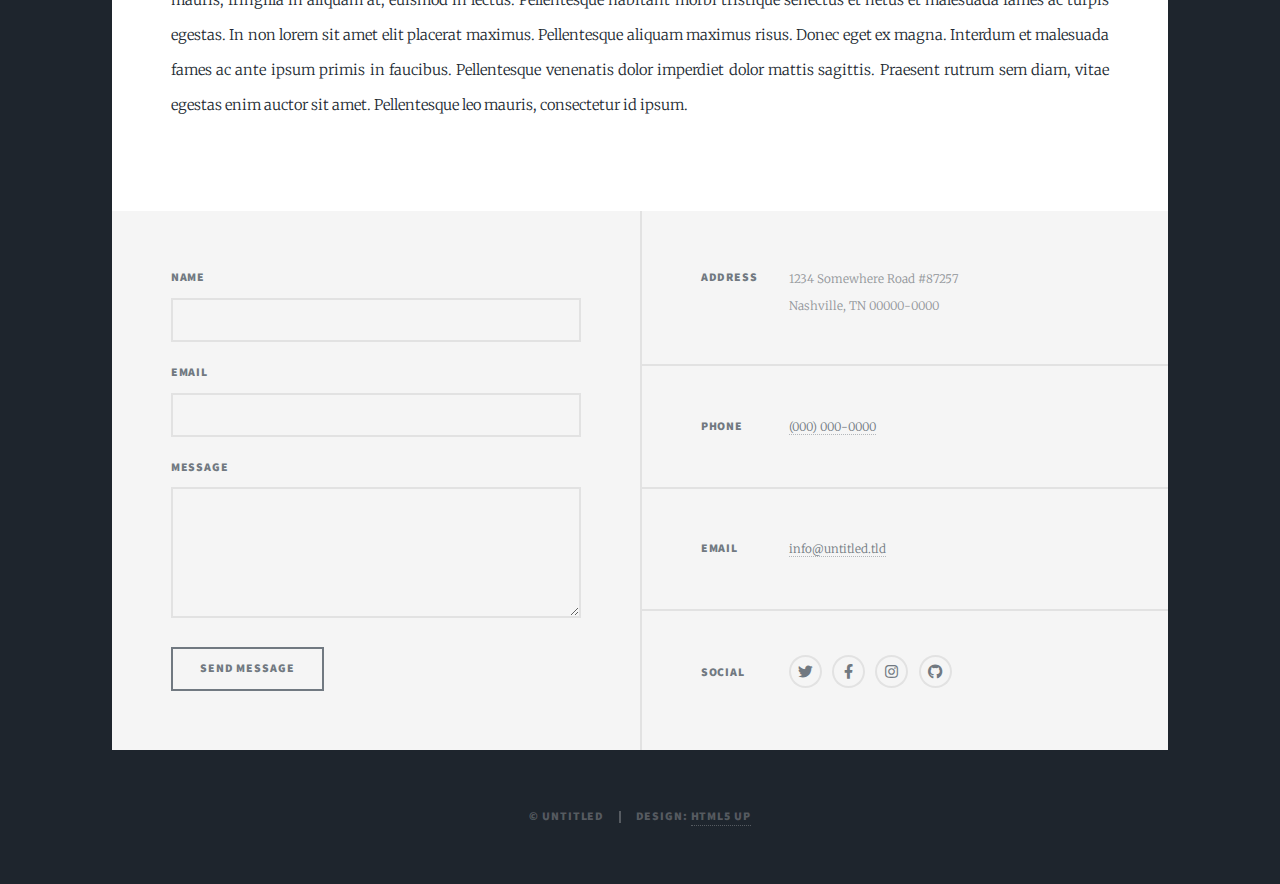
<file: generic.html>
<!DOCTYPE HTML>
<!--
	Massively by HTML5 UP
	html5up.net | @ajlkn
	Free for personal and commercial use under the CCA 3.0 license (html5up.net/license)
-->
<html>
	<head>
		<title>Generic Page - Massively by HTML5 UP</title>
		<meta charset="utf-8" />
		<meta name="viewport" content="width=device-width, initial-scale=1, user-scalable=no" />
		<link rel="stylesheet" href="assets/css/main.css" />
		<noscript><link rel="stylesheet" href="assets/css/noscript.css" /></noscript>
	</head>
	<body class="is-preload">

		<!-- Wrapper -->
			<div id="wrapper">

				<!-- Header -->
					<header id="header">
						<a href="index.html" class="logo">Massively</a>
					</header>

				<!-- Nav -->
					<nav id="nav">
						<ul class="links">
							<li><a href="index.html">This is Massively</a></li>
							<li class="active"><a href="generic.html">Generic Page</a></li>
							<li><a href="elements.html">Elements Reference</a></li>
						</ul>
						<ul class="icons">
							<li><a href="#" class="icon brands fa-twitter"><span class="label">Twitter</span></a></li>
							<li><a href="#" class="icon brands fa-facebook-f"><span class="label">Facebook</span></a></li>
							<li><a href="#" class="icon brands fa-instagram"><span class="label">Instagram</span></a></li>
							<li><a href="#" class="icon brands fa-github"><span class="label">GitHub</span></a></li>
						</ul>
					</nav>

				<!-- Main -->
					<div id="main">

						<!-- Post -->
							<section class="post">
								<header class="major">
									<span class="date">April 25, 2017</span>
									<h1>This is a<br />
									Generic Page</h1>
									<p>Aenean ornare velit lacus varius enim ullamcorper proin aliquam<br />
									facilisis ante sed etiam magna interdum congue. Lorem ipsum dolor<br />
									amet nullam sed etiam veroeros.</p>
								</header>
								<div class="image main"><img src="images/pic01.jpg" alt="" /></div>
								<p>Donec eget ex magna. Interdum et malesuada fames ac ante ipsum primis in faucibus. Pellentesque venenatis dolor imperdiet dolor mattis sagittis. Praesent rutrum sem diam, vitae egestas enim auctor sit amet. Pellentesque leo mauris, consectetur id ipsum sit amet, fergiat. Pellentesque in mi eu massa lacinia malesuada et a elit. Donec urna ex, lacinia in purus ac, pretium pulvinar mauris. Nunc lorem mauris, fringilla in aliquam at, euismod in lectus. Pellentesque habitant morbi tristique senectus et netus et malesuada fames ac turpis egestas. Curabitur sapien risus, commodo eget turpis at, elementum convallis enim turpis, lorem ipsum dolor sit amet nullam.</p>
								<p>Lorem ipsum dolor sit amet, consectetur adipiscing elit. Duis dapibus rutrum facilisis. Class aptent taciti sociosqu ad litora torquent per conubia nostra, per inceptos himenaeos. Etiam tristique libero eu nibh porttitor fermentum. Nullam venenatis erat id vehicula viverra. Nunc ultrices eros ut ultricies condimentum. Mauris risus lacus, blandit sit amet venenatis non, bibendum vitae dolor. Nunc lorem mauris, fringilla in aliquam at, euismod in lectus. Pellentesque habitant morbi tristique senectus et netus et malesuada fames ac turpis egestas. In non lorem sit amet elit placerat maximus. Pellentesque aliquam maximus risus. Donec eget ex magna. Interdum et malesuada fames ac ante ipsum primis in faucibus. Pellentesque venenatis dolor imperdiet dolor mattis sagittis. Praesent rutrum sem diam, vitae egestas enim auctor sit amet. Pellentesque leo mauris, consectetur id ipsum.</p>
							</section>

					</div>

				<!-- Footer -->
					<footer id="footer">
						<section>
							<form method="post" action="#">
								<div class="fields">
									<div class="field">
										<label for="name">Name</label>
										<input type="text" name="name" id="name" />
									</div>
									<div class="field">
										<label for="email">Email</label>
										<input type="text" name="email" id="email" />
									</div>
									<div class="field">
										<label for="message">Message</label>
										<textarea name="message" id="message" rows="3"></textarea>
									</div>
								</div>
								<ul class="actions">
									<li><input type="submit" value="Send Message" /></li>
								</ul>
							</form>
						</section>
						<section class="split contact">
							<section class="alt">
								<h3>Address</h3>
								<p>1234 Somewhere Road #87257<br />
								Nashville, TN 00000-0000</p>
							</section>
							<section>
								<h3>Phone</h3>
								<p><a href="#">(000) 000-0000</a></p>
							</section>
							<section>
								<h3>Email</h3>
								<p><a href="#">info@untitled.tld</a></p>
							</section>
							<section>
								<h3>Social</h3>
								<ul class="icons alt">
									<li><a href="#" class="icon brands alt fa-twitter"><span class="label">Twitter</span></a></li>
									<li><a href="#" class="icon brands alt fa-facebook-f"><span class="label">Facebook</span></a></li>
									<li><a href="#" class="icon brands alt fa-instagram"><span class="label">Instagram</span></a></li>
									<li><a href="#" class="icon brands alt fa-github"><span class="label">GitHub</span></a></li>
								</ul>
							</section>
						</section>
					</footer>

				<!-- Copyright -->
					<div id="copyright">
						<ul><li>&copy; Untitled</li><li>Design: <a href="https://html5up.net">HTML5 UP</a></li></ul>
					</div>

			</div>

		<!-- Scripts -->
			<script src="assets/js/jquery.min.js"></script>
			<script src="assets/js/jquery.scrollex.min.js"></script>
			<script src="assets/js/jquery.scrolly.min.js"></script>
			<script src="assets/js/browser.min.js"></script>
			<script src="assets/js/breakpoints.min.js"></script>
			<script src="assets/js/util.js"></script>
			<script src="assets/js/main.js"></script>

	</body>
</html>
</file>
<file: assets/css/main.css>
@import url(fontawesome-all.min.css);
@import url("https://fonts.googleapis.com/css?family=Merriweather:300,700,300italic,700italic|Source+Sans+Pro:900");

/*
	Massively by HTML5 UP
	html5up.net | @ajlkn
	Free for personal and commercial use under the CCA 3.0 license (html5up.net/license)
*/

html, body, div, span, applet, object,
iframe, h1, h2, h3, h4, h5, h6, p, blockquote,
pre, a, abbr, acronym, address, big, cite,
code, del, dfn, em, img, ins, kbd, q, s, samp,
small, strike, strong, sub, sup, tt, var, b,
u, i, center, dl, dt, dd, ol, ul, li, fieldset,
form, label, legend, table, caption, tbody,
tfoot, thead, tr, th, td, article, aside,
canvas, details, embed, figure, figcaption,
footer, header, hgroup, menu, nav, output, ruby,
section, summary, time, mark, audio, video {
	margin: 0;
	padding: 0;
	border: 0;
	font-size: 100%;
	font: inherit;
	vertical-align: baseline;}

article, aside, details, figcaption, figure,
footer, header, hgroup, menu, nav, section {
	display: block;}

body {
	line-height: 1;
}

ol, ul {
	list-style: none;
}

blockquote, q {
	quotes: none;
}

	blockquote:before, blockquote:after, q:before, q:after {
		content: '';
		content: none;
	}

table {
	border-collapse: collapse;
	border-spacing: 0;
}

body {
	-webkit-text-size-adjust: none;
}

mark {
	background-color: transparent;
	color: inherit;
}

input::-moz-focus-inner {
	border: 0;
	padding: 0;
}

input, select, textarea {
	-moz-appearance: none;
	-webkit-appearance: none;
	-ms-appearance: none;
	appearance: none;
}

/* Basic */

	@-ms-viewport {
		width: device-width;
	}

	body {
		-ms-overflow-style: scrollbar;
	}

	@media screen and (max-width: 480px) {

		html, body {
			min-width: 320px;
		}

	}

	html {
		box-sizing: border-box;
	}

	*, *:before, *:after {
		box-sizing: inherit;
	}

	body {
		background-color: #1e252d;
	}

		body.is-preload *, body.is-preload *:before, body.is-preload *:after {
			-moz-animation: none !important;
			-webkit-animation: none !important;
			-ms-animation: none !important;
			animation: none !important;
			-moz-transition: none !important;
			-webkit-transition: none !important;
			-ms-transition: none !important;
			transition: none !important;
		}

/* Type */

	html {
		font-size: 16pt;
	}

		@media screen and (max-width: 1680px) {

			html {
				font-size: 12pt;
			}

		}

		@media screen and (max-width: 1280px) {

			html {
				font-size: 11pt;
			}

		}

		@media screen and (max-width: 360px) {

			html {
				font-size: 10pt;
			}

		}

	body {
		color: #212931;
	}

	body, input, select, textarea {
		font-family: "Merriweather", Georgia, serif;
		font-weight: 300;
		font-size: 1rem;
		line-height: 2.375;
	}

	a {
		-moz-transition: color 0.2s ease-in-out, background-color 0.2s ease-in-out, border-color 0.2s ease-in-out, box-shadow 0.2s ease-in-out;
		-webkit-transition: color 0.2s ease-in-out, background-color 0.2s ease-in-out, border-color 0.2s ease-in-out, box-shadow 0.2s ease-in-out;
		-ms-transition: color 0.2s ease-in-out, background-color 0.2s ease-in-out, border-color 0.2s ease-in-out, box-shadow 0.2s ease-in-out;
		transition: color 0.2s ease-in-out, background-color 0.2s ease-in-out, border-color 0.2s ease-in-out, box-shadow 0.2s ease-in-out;
		border-bottom: dotted 1px;
		text-decoration: none;
	}

		a:hover {
			border-bottom-color: transparent;
		}

	strong, b {
		font-weight: 600;
	}

	em, i {
		font-style: italic;
	}

	p {
		text-align: justify;
		margin: 0 0 2rem 0;
	}

	h1, h2, h3, h4, h5, h6 {
		font-family: "Source Sans Pro", Helvetica, sans-serif;
		font-weight: 900;
		line-height: 1.5;
		letter-spacing: 0.075em;
		text-transform: uppercase;
		margin: 0 0 1rem 0;
	}

		h1 a, h2 a, h3 a, h4 a, h5 a, h6 a {
			border-bottom: 0;
			color: inherit;
			text-decoration: none;
		}

	h1 {
		font-size: 4rem;
		line-height: 1.1;
		margin: 0 0 2rem 0;
	}

	h2 {
		font-size: 1.75rem;
		line-height: 1.3;
		margin: 0 0 1.5rem 0;
	}

	h3 {
		font-size: 1.25rem;
		margin: 0 0 1.5rem 0;
	}

	h4 {
		font-size: 1rem;
	}

	h5 {
		font-size: 0.9rem;
	}

	h6 {
		font-size: 0.8rem;
	}

	sub {
		font-size: 0.8rem;
		position: relative;
		top: 0.5rem;
	}

	sup {
		font-size: 0.8rem;
		position: relative;
		top: -0.5rem;
	}

	blockquote {
		border-left: solid 4px;
		font-style: italic;
		margin: 0 0 2rem 0;
		padding: 0.5rem 0 0.5rem 2rem;
	}

	code {
		border: solid 2px;
		font-family: "Courier New", monospace;
		font-size: 0.9rem;
		margin: 0 0.25rem;
		padding: 0.25rem 0.65rem;
	}

	pre {
		-webkit-overflow-scrolling: touch;
		font-family: "Courier New", monospace;
		font-size: 0.9rem;
		margin: 0 0 2rem 0;
	}

		pre code {
			display: block;
			line-height: 1.75;
			padding: 1rem 1.5rem;
			overflow-x: auto;
		}

	hr {
		border: 0;
		border-bottom: solid 2px;
		margin: 3rem 0;
	}

		hr.major {
			margin: 5rem 0;
		}

	.align-left {
		text-align: left;
	}

	.align-center {
		text-align: center;
	}

	.align-right {
		text-align: right;
	}

	input, select, textarea {
		color: #212931;
	}

	a {
		color: #212931;
		border-bottom-color: rgba(33, 41, 49, 0.5);
	}

		a:hover {
			border-bottom-color: transparent;
			color: #18bfef !important;
		}

	strong, b {
		color: #212931;
	}

	h1, h2, h3, h4, h5, h6 {
		color: #212931;
	}

	blockquote {
		border-left-color: #eeeeee;
	}

	code {
		background: rgba(220, 220, 220, 0.25);
		border-color: #eeeeee;
	}

	hr {
		border-bottom-color: #eeeeee;
	}

/* Row */

	.row {
		display: flex;
		flex-wrap: wrap;
		box-sizing: border-box;
		align-items: stretch;
	}

		.row > * {
			box-sizing: border-box;
		}

		.row.gtr-uniform > * > :last-child {
			margin-bottom: 0;
		}

		.row.aln-left {
			justify-content: flex-start;
		}

		.row.aln-center {
			justify-content: center;
		}

		.row.aln-right {
			justify-content: flex-end;
		}

		.row.aln-top {
			align-items: flex-start;
		}

		.row.aln-middle {
			align-items: center;
		}

		.row.aln-bottom {
			align-items: flex-end;
		}

		.row > .imp {
			order: -1;
		}

		.row > .col-1 {
			width: 8.33333%;
		}

		.row > .off-1 {
			margin-left: 8.33333%;
		}

		.row > .col-2 {
			width: 16.66667%;
		}

		.row > .off-2 {
			margin-left: 16.66667%;
		}

		.row > .col-3 {
			width: 25%;
		}

		.row > .off-3 {
			margin-left: 25%;
		}

		.row > .col-4 {
			width: 33.33333%;
		}

		.row > .off-4 {
			margin-left: 33.33333%;
		}

		.row > .col-5 {
			width: 41.66667%;
		}

		.row > .off-5 {
			margin-left: 41.66667%;
		}

		.row > .col-6 {
			width: 50%;
		}

		.row > .off-6 {
			margin-left: 50%;
		}

		.row > .col-7 {
			width: 58.33333%;
		}

		.row > .off-7 {
			margin-left: 58.33333%;
		}

		.row > .col-8 {
			width: 66.66667%;
		}

		.row > .off-8 {
			margin-left: 66.66667%;
		}

		.row > .col-9 {
			width: 75%;
		}

		.row > .off-9 {
			margin-left: 75%;
		}

		.row > .col-10 {
			width: 83.33333%;
		}

		.row > .off-10 {
			margin-left: 83.33333%;
		}

		.row > .col-11 {
			width: 91.66667%;
		}

		.row > .off-11 {
			margin-left: 91.66667%;
		}

		.row > .col-12 {
			width: 100%;
		}

		.row > .off-12 {
			margin-left: 100%;
		}

		.row.gtr-0 {
			margin-top: 0;
			margin-left: 0rem;
		}

			.row.gtr-0 > * {
				padding: 0 0 0 0rem;
			}

			.row.gtr-0.gtr-uniform {
				margin-top: 0rem;
			}

				.row.gtr-0.gtr-uniform > * {
					padding-top: 0rem;
				}

		.row.gtr-25 {
			margin-top: 0;
			margin-left: -0.375rem;
		}

			.row.gtr-25 > * {
				padding: 0 0 0 0.375rem;
			}

			.row.gtr-25.gtr-uniform {
				margin-top: -0.375rem;
			}

				.row.gtr-25.gtr-uniform > * {
					padding-top: 0.375rem;
				}

		.row.gtr-50 {
			margin-top: 0;
			margin-left: -0.75rem;
		}

			.row.gtr-50 > * {
				padding: 0 0 0 0.75rem;
			}

			.row.gtr-50.gtr-uniform {
				margin-top: -0.75rem;
			}

				.row.gtr-50.gtr-uniform > * {
					padding-top: 0.75rem;
				}

		.row {
			margin-top: 0;
			margin-left: -1.5rem;
		}

			.row > * {
				padding: 0 0 0 1.5rem;
			}

			.row.gtr-uniform {
				margin-top: -1.5rem;
			}

				.row.gtr-uniform > * {
					padding-top: 1.5rem;
				}

		.row.gtr-150 {
			margin-top: 0;
			margin-left: -2.25rem;
		}

			.row.gtr-150 > * {
				padding: 0 0 0 2.25rem;
			}

			.row.gtr-150.gtr-uniform {
				margin-top: -2.25rem;
			}

				.row.gtr-150.gtr-uniform > * {
					padding-top: 2.25rem;
				}

		.row.gtr-200 {
			margin-top: 0;
			margin-left: -3rem;
		}

			.row.gtr-200 > * {
				padding: 0 0 0 3rem;
			}

			.row.gtr-200.gtr-uniform {
				margin-top: -3rem;
			}

				.row.gtr-200.gtr-uniform > * {
					padding-top: 3rem;
				}

		@media screen and (max-width: 1680px) {

			.row {
				display: flex;
				flex-wrap: wrap;
				box-sizing: border-box;
				align-items: stretch;
			}

				.row > * {
					box-sizing: border-box;
				}

				.row.gtr-uniform > * > :last-child {
					margin-bottom: 0;
				}

				.row.aln-left {
					justify-content: flex-start;
				}

				.row.aln-center {
					justify-content: center;
				}

				.row.aln-right {
					justify-content: flex-end;
				}

				.row.aln-top {
					align-items: flex-start;
				}

				.row.aln-middle {
					align-items: center;
				}

				.row.aln-bottom {
					align-items: flex-end;
				}

				.row > .imp-xlarge {
					order: -1;
				}

				.row > .col-1-xlarge {
					width: 8.33333%;
				}

				.row > .off-1-xlarge {
					margin-left: 8.33333%;
				}

				.row > .col-2-xlarge {
					width: 16.66667%;
				}

				.row > .off-2-xlarge {
					margin-left: 16.66667%;
				}

				.row > .col-3-xlarge {
					width: 25%;
				}

				.row > .off-3-xlarge {
					margin-left: 25%;
				}

				.row > .col-4-xlarge {
					width: 33.33333%;
				}

				.row > .off-4-xlarge {
					margin-left: 33.33333%;
				}

				.row > .col-5-xlarge {
					width: 41.66667%;
				}

				.row > .off-5-xlarge {
					margin-left: 41.66667%;
				}

				.row > .col-6-xlarge {
					width: 50%;
				}

				.row > .off-6-xlarge {
					margin-left: 50%;
				}

				.row > .col-7-xlarge {
					width: 58.33333%;
				}

				.row > .off-7-xlarge {
					margin-left: 58.33333%;
				}

				.row > .col-8-xlarge {
					width: 66.66667%;
				}

				.row > .off-8-xlarge {
					margin-left: 66.66667%;
				}

				.row > .col-9-xlarge {
					width: 75%;
				}

				.row > .off-9-xlarge {
					margin-left: 75%;
				}

				.row > .col-10-xlarge {
					width: 83.33333%;
				}

				.row > .off-10-xlarge {
					margin-left: 83.33333%;
				}

				.row > .col-11-xlarge {
					width: 91.66667%;
				}

				.row > .off-11-xlarge {
					margin-left: 91.66667%;
				}

				.row > .col-12-xlarge {
					width: 100%;
				}

				.row > .off-12-xlarge {
					margin-left: 100%;
				}

				.row.gtr-0 {
					margin-top: 0;
					margin-left: 0rem;
				}

					.row.gtr-0 > * {
						padding: 0 0 0 0rem;
					}

					.row.gtr-0.gtr-uniform {
						margin-top: 0rem;
					}

						.row.gtr-0.gtr-uniform > * {
							padding-top: 0rem;
						}

				.row.gtr-25 {
					margin-top: 0;
					margin-left: -0.375rem;
				}

					.row.gtr-25 > * {
						padding: 0 0 0 0.375rem;
					}

					.row.gtr-25.gtr-uniform {
						margin-top: -0.375rem;
					}

						.row.gtr-25.gtr-uniform > * {
							padding-top: 0.375rem;
						}

				.row.gtr-50 {
					margin-top: 0;
					margin-left: -0.75rem;
				}

					.row.gtr-50 > * {
						padding: 0 0 0 0.75rem;
					}

					.row.gtr-50.gtr-uniform {
						margin-top: -0.75rem;
					}

						.row.gtr-50.gtr-uniform > * {
							padding-top: 0.75rem;
						}

				.row {
					margin-top: 0;
					margin-left: -1.5rem;
				}

					.row > * {
						padding: 0 0 0 1.5rem;
					}

					.row.gtr-uniform {
						margin-top: -1.5rem;
					}

						.row.gtr-uniform > * {
							padding-top: 1.5rem;
						}

				.row.gtr-150 {
					margin-top: 0;
					margin-left: -2.25rem;
				}

					.row.gtr-150 > * {
						padding: 0 0 0 2.25rem;
					}

					.row.gtr-150.gtr-uniform {
						margin-top: -2.25rem;
					}

						.row.gtr-150.gtr-uniform > * {
							padding-top: 2.25rem;
						}

				.row.gtr-200 {
					margin-top: 0;
					margin-left: -3rem;
				}

					.row.gtr-200 > * {
						padding: 0 0 0 3rem;
					}

					.row.gtr-200.gtr-uniform {
						margin-top: -3rem;
					}

						.row.gtr-200.gtr-uniform > * {
							padding-top: 3rem;
						}

		}

		@media screen and (max-width: 1280px) {

			.row {
				display: flex;
				flex-wrap: wrap;
				box-sizing: border-box;
				align-items: stretch;
			}

				.row > * {
					box-sizing: border-box;
				}

				.row.gtr-uniform > * > :last-child {
					margin-bottom: 0;
				}

				.row.aln-left {
					justify-content: flex-start;
				}

				.row.aln-center {
					justify-content: center;
				}

				.row.aln-right {
					justify-content: flex-end;
				}

				.row.aln-top {
					align-items: flex-start;
				}

				.row.aln-middle {
					align-items: center;
				}

				.row.aln-bottom {
					align-items: flex-end;
				}

				.row > .imp-large {
					order: -1;
				}

				.row > .col-1-large {
					width: 8.33333%;
				}

				.row > .off-1-large {
					margin-left: 8.33333%;
				}

				.row > .col-2-large {
					width: 16.66667%;
				}

				.row > .off-2-large {
					margin-left: 16.66667%;
				}

				.row > .col-3-large {
					width: 25%;
				}

				.row > .off-3-large {
					margin-left: 25%;
				}

				.row > .col-4-large {
					width: 33.33333%;
				}

				.row > .off-4-large {
					margin-left: 33.33333%;
				}

				.row > .col-5-large {
					width: 41.66667%;
				}

				.row > .off-5-large {
					margin-left: 41.66667%;
				}

				.row > .col-6-large {
					width: 50%;
				}

				.row > .off-6-large {
					margin-left: 50%;
				}

				.row > .col-7-large {
					width: 58.33333%;
				}

				.row > .off-7-large {
					margin-left: 58.33333%;
				}

				.row > .col-8-large {
					width: 66.66667%;
				}

				.row > .off-8-large {
					margin-left: 66.66667%;
				}

				.row > .col-9-large {
					width: 75%;
				}

				.row > .off-9-large {
					margin-left: 75%;
				}

				.row > .col-10-large {
					width: 83.33333%;
				}

				.row > .off-10-large {
					margin-left: 83.33333%;
				}

				.row > .col-11-large {
					width: 91.66667%;
				}

				.row > .off-11-large {
					margin-left: 91.66667%;
				}

				.row > .col-12-large {
					width: 100%;
				}

				.row > .off-12-large {
					margin-left: 100%;
				}

				.row.gtr-0 {
					margin-top: 0;
					margin-left: 0rem;
				}

					.row.gtr-0 > * {
						padding: 0 0 0 0rem;
					}

					.row.gtr-0.gtr-uniform {
						margin-top: 0rem;
					}

						.row.gtr-0.gtr-uniform > * {
							padding-top: 0rem;
						}

				.row.gtr-25 {
					margin-top: 0;
					margin-left: -0.375rem;
				}

					.row.gtr-25 > * {
						padding: 0 0 0 0.375rem;
					}

					.row.gtr-25.gtr-uniform {
						margin-top: -0.375rem;
					}

						.row.gtr-25.gtr-uniform > * {
							padding-top: 0.375rem;
						}

				.row.gtr-50 {
					margin-top: 0;
					margin-left: -0.75rem;
				}

					.row.gtr-50 > * {
						padding: 0 0 0 0.75rem;
					}

					.row.gtr-50.gtr-uniform {
						margin-top: -0.75rem;
					}

						.row.gtr-50.gtr-uniform > * {
							padding-top: 0.75rem;
						}

				.row {
					margin-top: 0;
					margin-left: -1.5rem;
				}

					.row > * {
						padding: 0 0 0 1.5rem;
					}

					.row.gtr-uniform {
						margin-top: -1.5rem;
					}

						.row.gtr-uniform > * {
							padding-top: 1.5rem;
						}

				.row.gtr-150 {
					margin-top: 0;
					margin-left: -2.25rem;
				}

					.row.gtr-150 > * {
						padding: 0 0 0 2.25rem;
					}

					.row.gtr-150.gtr-uniform {
						margin-top: -2.25rem;
					}

						.row.gtr-150.gtr-uniform > * {
							padding-top: 2.25rem;
						}

				.row.gtr-200 {
					margin-top: 0;
					margin-left: -3rem;
				}

					.row.gtr-200 > * {
						padding: 0 0 0 3rem;
					}

					.row.gtr-200.gtr-uniform {
						margin-top: -3rem;
					}

						.row.gtr-200.gtr-uniform > * {
							padding-top: 3rem;
						}

		}

		@media screen and (max-width: 980px) {

			.row {
				display: flex;
				flex-wrap: wrap;
				box-sizing: border-box;
				align-items: stretch;
			}

				.row > * {
					box-sizing: border-box;
				}

				.row.gtr-uniform > * > :last-child {
					margin-bottom: 0;
				}

				.row.aln-left {
					justify-content: flex-start;
				}

				.row.aln-center {
					justify-content: center;
				}

				.row.aln-right {
					justify-content: flex-end;
				}

				.row.aln-top {
					align-items: flex-start;
				}

				.row.aln-middle {
					align-items: center;
				}

				.row.aln-bottom {
					align-items: flex-end;
				}

				.row > .imp-medium {
					order: -1;
				}

				.row > .col-1-medium {
					width: 8.33333%;
				}

				.row > .off-1-medium {
					margin-left: 8.33333%;
				}

				.row > .col-2-medium {
					width: 16.66667%;
				}

				.row > .off-2-medium {
					margin-left: 16.66667%;
				}

				.row > .col-3-medium {
					width: 25%;
				}

				.row > .off-3-medium {
					margin-left: 25%;
				}

				.row > .col-4-medium {
					width: 33.33333%;
				}

				.row > .off-4-medium {
					margin-left: 33.33333%;
				}

				.row > .col-5-medium {
					width: 41.66667%;
				}

				.row > .off-5-medium {
					margin-left: 41.66667%;
				}

				.row > .col-6-medium {
					width: 50%;
				}

				.row > .off-6-medium {
					margin-left: 50%;
				}

				.row > .col-7-medium {
					width: 58.33333%;
				}

				.row > .off-7-medium {
					margin-left: 58.33333%;
				}

				.row > .col-8-medium {
					width: 66.66667%;
				}

				.row > .off-8-medium {
					margin-left: 66.66667%;
				}

				.row > .col-9-medium {
					width: 75%;
				}

				.row > .off-9-medium {
					margin-left: 75%;
				}

				.row > .col-10-medium {
					width: 83.33333%;
				}

				.row > .off-10-medium {
					margin-left: 83.33333%;
				}

				.row > .col-11-medium {
					width: 91.66667%;
				}

				.row > .off-11-medium {
					margin-left: 91.66667%;
				}

				.row > .col-12-medium {
					width: 100%;
				}

				.row > .off-12-medium {
					margin-left: 100%;
				}

				.row.gtr-0 {
					margin-top: 0;
					margin-left: 0rem;
				}

					.row.gtr-0 > * {
						padding: 0 0 0 0rem;
					}

					.row.gtr-0.gtr-uniform {
						margin-top: 0rem;
					}

						.row.gtr-0.gtr-uniform > * {
							padding-top: 0rem;
						}

				.row.gtr-25 {
					margin-top: 0;
					margin-left: -0.375rem;
				}

					.row.gtr-25 > * {
						padding: 0 0 0 0.375rem;
					}

					.row.gtr-25.gtr-uniform {
						margin-top: -0.375rem;
					}

						.row.gtr-25.gtr-uniform > * {
							padding-top: 0.375rem;
						}

				.row.gtr-50 {
					margin-top: 0;
					margin-left: -0.75rem;
				}

					.row.gtr-50 > * {
						padding: 0 0 0 0.75rem;
					}

					.row.gtr-50.gtr-uniform {
						margin-top: -0.75rem;
					}

						.row.gtr-50.gtr-uniform > * {
							padding-top: 0.75rem;
						}

				.row {
					margin-top: 0;
					margin-left: -1.5rem;
				}

					.row > * {
						padding: 0 0 0 1.5rem;
					}

					.row.gtr-uniform {
						margin-top: -1.5rem;
					}

						.row.gtr-uniform > * {
							padding-top: 1.5rem;
						}

				.row.gtr-150 {
					margin-top: 0;
					margin-left: -2.25rem;
				}

					.row.gtr-150 > * {
						padding: 0 0 0 2.25rem;
					}

					.row.gtr-150.gtr-uniform {
						margin-top: -2.25rem;
					}

						.row.gtr-150.gtr-uniform > * {
							padding-top: 2.25rem;
						}

				.row.gtr-200 {
					margin-top: 0;
					margin-left: -3rem;
				}

					.row.gtr-200 > * {
						padding: 0 0 0 3rem;
					}

					.row.gtr-200.gtr-uniform {
						margin-top: -3rem;
					}

						.row.gtr-200.gtr-uniform > * {
							padding-top: 3rem;
						}

		}

		@media screen and (max-width: 736px) {

			.row {
				display: flex;
				flex-wrap: wrap;
				box-sizing: border-box;
				align-items: stretch;
			}

				.row > * {
					box-sizing: border-box;
				}

				.row.gtr-uniform > * > :last-child {
					margin-bottom: 0;
				}

				.row.aln-left {
					justify-content: flex-start;
				}

				.row.aln-center {
					justify-content: center;
				}

				.row.aln-right {
					justify-content: flex-end;
				}

				.row.aln-top {
					align-items: flex-start;
				}

				.row.aln-middle {
					align-items: center;
				}

				.row.aln-bottom {
					align-items: flex-end;
				}

				.row > .imp-small {
					order: -1;
				}

				.row > .col-1-small {
					width: 8.33333%;
				}

				.row > .off-1-small {
					margin-left: 8.33333%;
				}

				.row > .col-2-small {
					width: 16.66667%;
				}

				.row > .off-2-small {
					margin-left: 16.66667%;
				}

				.row > .col-3-small {
					width: 25%;
				}

				.row > .off-3-small {
					margin-left: 25%;
				}

				.row > .col-4-small {
					width: 33.33333%;
				}

				.row > .off-4-small {
					margin-left: 33.33333%;
				}

				.row > .col-5-small {
					width: 41.66667%;
				}

				.row > .off-5-small {
					margin-left: 41.66667%;
				}

				.row > .col-6-small {
					width: 50%;
				}

				.row > .off-6-small {
					margin-left: 50%;
				}

				.row > .col-7-small {
					width: 58.33333%;
				}

				.row > .off-7-small {
					margin-left: 58.33333%;
				}

				.row > .col-8-small {
					width: 66.66667%;
				}

				.row > .off-8-small {
					margin-left: 66.66667%;
				}

				.row > .col-9-small {
					width: 75%;
				}

				.row > .off-9-small {
					margin-left: 75%;
				}

				.row > .col-10-small {
					width: 83.33333%;
				}

				.row > .off-10-small {
					margin-left: 83.33333%;
				}

				.row > .col-11-small {
					width: 91.66667%;
				}

				.row > .off-11-small {
					margin-left: 91.66667%;
				}

				.row > .col-12-small {
					width: 100%;
				}

				.row > .off-12-small {
					margin-left: 100%;
				}

				.row.gtr-0 {
					margin-top: 0;
					margin-left: 0rem;
				}

					.row.gtr-0 > * {
						padding: 0 0 0 0rem;
					}

					.row.gtr-0.gtr-uniform {
						margin-top: 0rem;
					}

						.row.gtr-0.gtr-uniform > * {
							padding-top: 0rem;
						}

				.row.gtr-25 {
					margin-top: 0;
					margin-left: -0.375rem;
				}

					.row.gtr-25 > * {
						padding: 0 0 0 0.375rem;
					}

					.row.gtr-25.gtr-uniform {
						margin-top: -0.375rem;
					}

						.row.gtr-25.gtr-uniform > * {
							padding-top: 0.375rem;
						}

				.row.gtr-50 {
					margin-top: 0;
					margin-left: -0.75rem;
				}

					.row.gtr-50 > * {
						padding: 0 0 0 0.75rem;
					}

					.row.gtr-50.gtr-uniform {
						margin-top: -0.75rem;
					}

						.row.gtr-50.gtr-uniform > * {
							padding-top: 0.75rem;
						}

				.row {
					margin-top: 0;
					margin-left: -1.5rem;
				}

					.row > * {
						padding: 0 0 0 1.5rem;
					}

					.row.gtr-uniform {
						margin-top: -1.5rem;
					}

						.row.gtr-uniform > * {
							padding-top: 1.5rem;
						}

				.row.gtr-150 {
					margin-top: 0;
					margin-left: -2.25rem;
				}

					.row.gtr-150 > * {
						padding: 0 0 0 2.25rem;
					}

					.row.gtr-150.gtr-uniform {
						margin-top: -2.25rem;
					}

						.row.gtr-150.gtr-uniform > * {
							padding-top: 2.25rem;
						}

				.row.gtr-200 {
					margin-top: 0;
					margin-left: -3rem;
				}

					.row.gtr-200 > * {
						padding: 0 0 0 3rem;
					}

					.row.gtr-200.gtr-uniform {
						margin-top: -3rem;
					}

						.row.gtr-200.gtr-uniform > * {
							padding-top: 3rem;
						}

		}

		@media screen and (max-width: 480px) {

			.row {
				display: flex;
				flex-wrap: wrap;
				box-sizing: border-box;
				align-items: stretch;
			}

				.row > * {
					box-sizing: border-box;
				}

				.row.gtr-uniform > * > :last-child {
					margin-bottom: 0;
				}

				.row.aln-left {
					justify-content: flex-start;
				}

				.row.aln-center {
					justify-content: center;
				}

				.row.aln-right {
					justify-content: flex-end;
				}

				.row.aln-top {
					align-items: flex-start;
				}

				.row.aln-middle {
					align-items: center;
				}

				.row.aln-bottom {
					align-items: flex-end;
				}

				.row > .imp-xsmall {
					order: -1;
				}

				.row > .col-1-xsmall {
					width: 8.33333%;
				}

				.row > .off-1-xsmall {
					margin-left: 8.33333%;
				}

				.row > .col-2-xsmall {
					width: 16.66667%;
				}

				.row > .off-2-xsmall {
					margin-left: 16.66667%;
				}

				.row > .col-3-xsmall {
					width: 25%;
				}

				.row > .off-3-xsmall {
					margin-left: 25%;
				}

				.row > .col-4-xsmall {
					width: 33.33333%;
				}

				.row > .off-4-xsmall {
					margin-left: 33.33333%;
				}

				.row > .col-5-xsmall {
					width: 41.66667%;
				}

				.row > .off-5-xsmall {
					margin-left: 41.66667%;
				}

				.row > .col-6-xsmall {
					width: 50%;
				}

				.row > .off-6-xsmall {
					margin-left: 50%;
				}

				.row > .col-7-xsmall {
					width: 58.33333%;
				}

				.row > .off-7-xsmall {
					margin-left: 58.33333%;
				}

				.row > .col-8-xsmall {
					width: 66.66667%;
				}

				.row > .off-8-xsmall {
					margin-left: 66.66667%;
				}

				.row > .col-9-xsmall {
					width: 75%;
				}

				.row > .off-9-xsmall {
					margin-left: 75%;
				}

				.row > .col-10-xsmall {
					width: 83.33333%;
				}

				.row > .off-10-xsmall {
					margin-left: 83.33333%;
				}

				.row > .col-11-xsmall {
					width: 91.66667%;
				}

				.row > .off-11-xsmall {
					margin-left: 91.66667%;
				}

				.row > .col-12-xsmall {
					width: 100%;
				}

				.row > .off-12-xsmall {
					margin-left: 100%;
				}

				.row.gtr-0 {
					margin-top: 0;
					margin-left: 0rem;
				}

					.row.gtr-0 > * {
						padding: 0 0 0 0rem;
					}

					.row.gtr-0.gtr-uniform {
						margin-top: 0rem;
					}

						.row.gtr-0.gtr-uniform > * {
							padding-top: 0rem;
						}

				.row.gtr-25 {
					margin-top: 0;
					margin-left: -0.375rem;
				}

					.row.gtr-25 > * {
						padding: 0 0 0 0.375rem;
					}

					.row.gtr-25.gtr-uniform {
						margin-top: -0.375rem;
					}

						.row.gtr-25.gtr-uniform > * {
							padding-top: 0.375rem;
						}

				.row.gtr-50 {
					margin-top: 0;
					margin-left: -0.75rem;
				}

					.row.gtr-50 > * {
						padding: 0 0 0 0.75rem;
					}

					.row.gtr-50.gtr-uniform {
						margin-top: -0.75rem;
					}

						.row.gtr-50.gtr-uniform > * {
							padding-top: 0.75rem;
						}

				.row {
					margin-top: 0;
					margin-left: -1.5rem;
				}

					.row > * {
						padding: 0 0 0 1.5rem;
					}

					.row.gtr-uniform {
						margin-top: -1.5rem;
					}

						.row.gtr-uniform > * {
							padding-top: 1.5rem;
						}

				.row.gtr-150 {
					margin-top: 0;
					margin-left: -2.25rem;
				}

					.row.gtr-150 > * {
						padding: 0 0 0 2.25rem;
					}

					.row.gtr-150.gtr-uniform {
						margin-top: -2.25rem;
					}

						.row.gtr-150.gtr-uniform > * {
							padding-top: 2.25rem;
						}

				.row.gtr-200 {
					margin-top: 0;
					margin-left: -3rem;
				}

					.row.gtr-200 > * {
						padding: 0 0 0 3rem;
					}

					.row.gtr-200.gtr-uniform {
						margin-top: -3rem;
					}

						.row.gtr-200.gtr-uniform > * {
							padding-top: 3rem;
						}

		}

		@media screen and (max-width: 360px) {

			.row {
				display: flex;
				flex-wrap: wrap;
				box-sizing: border-box;
				align-items: stretch;
			}

				.row > * {
					box-sizing: border-box;
				}

				.row.gtr-uniform > * > :last-child {
					margin-bottom: 0;
				}

				.row.aln-left {
					justify-content: flex-start;
				}

				.row.aln-center {
					justify-content: center;
				}

				.row.aln-right {
					justify-content: flex-end;
				}

				.row.aln-top {
					align-items: flex-start;
				}

				.row.aln-middle {
					align-items: center;
				}

				.row.aln-bottom {
					align-items: flex-end;
				}

				.row > .imp-xxsmall {
					order: -1;
				}

				.row > .col-1-xxsmall {
					width: 8.33333%;
				}

				.row > .off-1-xxsmall {
					margin-left: 8.33333%;
				}

				.row > .col-2-xxsmall {
					width: 16.66667%;
				}

				.row > .off-2-xxsmall {
					margin-left: 16.66667%;
				}

				.row > .col-3-xxsmall {
					width: 25%;
				}

				.row > .off-3-xxsmall {
					margin-left: 25%;
				}

				.row > .col-4-xxsmall {
					width: 33.33333%;
				}

				.row > .off-4-xxsmall {
					margin-left: 33.33333%;
				}

				.row > .col-5-xxsmall {
					width: 41.66667%;
				}

				.row > .off-5-xxsmall {
					margin-left: 41.66667%;
				}

				.row > .col-6-xxsmall {
					width: 50%;
				}

				.row > .off-6-xxsmall {
					margin-left: 50%;
				}

				.row > .col-7-xxsmall {
					width: 58.33333%;
				}

				.row > .off-7-xxsmall {
					margin-left: 58.33333%;
				}

				.row > .col-8-xxsmall {
					width: 66.66667%;
				}

				.row > .off-8-xxsmall {
					margin-left: 66.66667%;
				}

				.row > .col-9-xxsmall {
					width: 75%;
				}

				.row > .off-9-xxsmall {
					margin-left: 75%;
				}

				.row > .col-10-xxsmall {
					width: 83.33333%;
				}

				.row > .off-10-xxsmall {
					margin-left: 83.33333%;
				}

				.row > .col-11-xxsmall {
					width: 91.66667%;
				}

				.row > .off-11-xxsmall {
					margin-left: 91.66667%;
				}

				.row > .col-12-xxsmall {
					width: 100%;
				}

				.row > .off-12-xxsmall {
					margin-left: 100%;
				}

				.row.gtr-0 {
					margin-top: 0;
					margin-left: 0rem;
				}

					.row.gtr-0 > * {
						padding: 0 0 0 0rem;
					}

					.row.gtr-0.gtr-uniform {
						margin-top: 0rem;
					}

						.row.gtr-0.gtr-uniform > * {
							padding-top: 0rem;
						}

				.row.gtr-25 {
					margin-top: 0;
					margin-left: -0.375rem;
				}

					.row.gtr-25 > * {
						padding: 0 0 0 0.375rem;
					}

					.row.gtr-25.gtr-uniform {
						margin-top: -0.375rem;
					}

						.row.gtr-25.gtr-uniform > * {
							padding-top: 0.375rem;
						}

				.row.gtr-50 {
					margin-top: 0;
					margin-left: -0.75rem;
				}

					.row.gtr-50 > * {
						padding: 0 0 0 0.75rem;
					}

					.row.gtr-50.gtr-uniform {
						margin-top: -0.75rem;
					}

						.row.gtr-50.gtr-uniform > * {
							padding-top: 0.75rem;
						}

				.row {
					margin-top: 0;
					margin-left: -1.5rem;
				}

					.row > * {
						padding: 0 0 0 1.5rem;
					}

					.row.gtr-uniform {
						margin-top: -1.5rem;
					}

						.row.gtr-uniform > * {
							padding-top: 1.5rem;
						}

				.row.gtr-150 {
					margin-top: 0;
					margin-left: -2.25rem;
				}

					.row.gtr-150 > * {
						padding: 0 0 0 2.25rem;
					}

					.row.gtr-150.gtr-uniform {
						margin-top: -2.25rem;
					}

						.row.gtr-150.gtr-uniform > * {
							padding-top: 2.25rem;
						}

				.row.gtr-200 {
					margin-top: 0;
					margin-left: -3rem;
				}

					.row.gtr-200 > * {
						padding: 0 0 0 3rem;
					}

					.row.gtr-200.gtr-uniform {
						margin-top: -3rem;
					}

						.row.gtr-200.gtr-uniform > * {
							padding-top: 3rem;
						}

		}

/* Box */

	.box {
		border: solid 2px;
		margin-bottom: 2rem;
		padding: 1.5rem;
	}

		.box > :last-child,
		.box > :last-child > :last-child,
		.box > :last-child > :last-child > :last-child {
			margin-bottom: 0;
		}

		.box.alt {
			border: 0;
			border-radius: 0;
			padding: 0;
		}

	.box {
		border-color: #eeeeee;
	}

/* Button */

	input[type="submit"],
	input[type="reset"],
	input[type="button"],
	button,
	.button {
		-moz-appearance: none;
		-webkit-appearance: none;
		-ms-appearance: none;
		appearance: none;
		-moz-transition: background-color 0.2s ease-in-out, box-shadow 0.2s ease-in-out, color 0.2s ease-in-out;
		-webkit-transition: background-color 0.2s ease-in-out, box-shadow 0.2s ease-in-out, color 0.2s ease-in-out;
		-ms-transition: background-color 0.2s ease-in-out, box-shadow 0.2s ease-in-out, color 0.2s ease-in-out;
		transition: background-color 0.2s ease-in-out, box-shadow 0.2s ease-in-out, color 0.2s ease-in-out;
		border: 0;
		border-radius: 0;
		cursor: pointer;
		display: inline-block;
		font-family: "Source Sans Pro", Helvetica, sans-serif;
		font-size: 0.8rem;
		font-weight: 900;
		letter-spacing: 0.075em;
		height: 3rem;
		line-height: 3rem;
		padding: 0 2rem;
		text-align: center;
		text-decoration: none;
		text-transform: uppercase;
		white-space: nowrap;
	}

		input[type="submit"].icon:before,
		input[type="reset"].icon:before,
		input[type="button"].icon:before,
		button.icon:before,
		.button.icon:before {
			margin-right: 0.5rem;
		}

		input[type="submit"].icon.solo,
		input[type="reset"].icon.solo,
		input[type="button"].icon.solo,
		button.icon.solo,
		.button.icon.solo {
			position: relative;
			width: 4rem;
			height: 4rem;
			line-height: 4rem;
			border-radius: 4rem;
			text-indent: 4rem;
			overflow: hidden;
			padding: 0;
			white-space: nowrap;
		}

			input[type="submit"].icon.solo:before,
			input[type="reset"].icon.solo:before,
			input[type="button"].icon.solo:before,
			button.icon.solo:before,
			.button.icon.solo:before {
				position: absolute;
				display: block;
				top: 0;
				left: 0;
				width: inherit;
				height: inherit;
				line-height: inherit;
				font-size: 1.25rem;
				margin-right: 0;
				text-align: center;
				text-indent: 0;
			}

		input[type="submit"].fit,
		input[type="reset"].fit,
		input[type="button"].fit,
		button.fit,
		.button.fit {
			width: 100%;
		}

		input[type="submit"].small,
		input[type="reset"].small,
		input[type="button"].small,
		button.small,
		.button.small {
			font-size: 0.7rem;
			height: 2.5rem;
			line-height: 2.5rem;
			padding: 0 1.5rem;
		}

		input[type="submit"].large,
		input[type="reset"].large,
		input[type="button"].large,
		button.large,
		.button.large {
			font-size: 0.9rem;
			height: 3.5rem;
			line-height: 3.5rem;
			padding: 0 2.75rem;
		}

		@media screen and (max-width: 980px) {

			input[type="submit"],
			input[type="reset"],
			input[type="button"],
			button,
			.button {
				font-size: 0.9rem;
				height: 3.25rem;
				line-height: 3.25rem;
			}

				input[type="submit"].large,
				input[type="reset"].large,
				input[type="button"].large,
				button.large,
				.button.large {
					font-size: 1rem;
					height: 3.75rem;
					line-height: 3.75rem;
				}

		}

		input[type="submit"].disabled, input[type="submit"]:disabled,
		input[type="reset"].disabled,
		input[type="reset"]:disabled,
		input[type="button"].disabled,
		input[type="button"]:disabled,
		button.disabled,
		button:disabled,
		.button.disabled,
		.button:disabled {
			pointer-events: none;
			opacity: 0.25;
		}

	input[type="submit"],
	input[type="reset"],
	input[type="button"],
	button,
	.button {
		background-color: transparent;
		box-shadow: inset 0 0 0 2px #212931;
		color: #212931 !important;
	}

		input[type="submit"]:hover,
		input[type="reset"]:hover,
		input[type="button"]:hover,
		button:hover,
		.button:hover {
			box-shadow: inset 0 0 0 2px #18bfef;
			color: #18bfef !important;
		}

		input[type="submit"].primary,
		input[type="reset"].primary,
		input[type="button"].primary,
		button.primary,
		.button.primary {
			background-color: #212931;
			box-shadow: none;
			color: #ffffff !important;
		}

			input[type="submit"].primary:hover,
			input[type="reset"].primary:hover,
			input[type="button"].primary:hover,
			button.primary:hover,
			.button.primary:hover {
				background-color: #18bfef;
			}

/* Form */

	form {
		margin: 0 0 2rem 0;
	}

		form > :last-child {
			margin-bottom: 0;
		}

		form > .fields {
			display: -moz-flex;
			display: -webkit-flex;
			display: -ms-flex;
			display: flex;
			-moz-flex-wrap: wrap;
			-webkit-flex-wrap: wrap;
			-ms-flex-wrap: wrap;
			flex-wrap: wrap;
			width: calc(100% + 3rem);
			margin: -1.5rem 0 2rem -1.5rem;
		}

			form > .fields > .field {
				-moz-flex-grow: 0;
				-webkit-flex-grow: 0;
				-ms-flex-grow: 0;
				flex-grow: 0;
				-moz-flex-shrink: 0;
				-webkit-flex-shrink: 0;
				-ms-flex-shrink: 0;
				flex-shrink: 0;
				padding: 1.5rem 0 0 1.5rem;
				width: calc(100% - 1.5rem);
			}

				form > .fields > .field.half {
					width: calc(50% - 0.75rem);
				}

				form > .fields > .field.third {
					width: calc(100%/3 - 0.5rem);
				}

				form > .fields > .field.quarter {
					width: calc(25% - 0.375rem);
				}

		@media screen and (max-width: 480px) {

			form > .fields {
				width: calc(100% + 3rem);
				margin: -1.5rem 0 2rem -1.5rem;
			}

				form > .fields > .field {
					padding: 1.5rem 0 0 1.5rem;
					width: calc(100% - 1.5rem);
				}

					form > .fields > .field.half {
						width: calc(100% - 1.5rem);
					}

					form > .fields > .field.third {
						width: calc(100% - 1.5rem);
					}

					form > .fields > .field.quarter {
						width: calc(100% - 1.5rem);
					}

		}

	label {
		display: block;
		font-family: "Source Sans Pro", Helvetica, sans-serif;
		font-weight: 900;
		line-height: 1.5;
		letter-spacing: 0.075em;
		font-size: 0.8rem;
		text-transform: uppercase;
		margin: 0 0 0.75rem 0;
	}

		@media screen and (max-width: 980px) {

			label {
				font-size: 0.9rem;
			}

		}

	input[type="text"],
	input[type="password"],
	input[type="email"],
	select,
	textarea {
		-moz-appearance: none;
		-webkit-appearance: none;
		-ms-appearance: none;
		appearance: none;
		background: transparent;
		border-radius: 0;
		border: solid 2px;
		color: inherit;
		display: block;
		outline: 0;
		padding: 0 1rem;
		text-decoration: none;
		width: 100%;
	}

		input[type="text"]:invalid,
		input[type="password"]:invalid,
		input[type="email"]:invalid,
		select:invalid,
		textarea:invalid {
			box-shadow: none;
		}

	select {
		background-size: 1.25rem;
		background-repeat: no-repeat;
		background-position: calc(100% - 1rem) center;
		height: 3rem;
		padding-right: 3rem;
		text-overflow: ellipsis;
	}

		select:focus::-ms-value {
			background-color: transparent;
		}

		select::-ms-expand {
			display: none;
		}

	input[type="text"],
	input[type="password"],
	input[type="email"],
	select {
		height: 3rem;
	}

	textarea {
		padding: 0.75rem 1rem;
	}

	input[type="checkbox"],
	input[type="radio"] {
		-moz-appearance: none;
		-webkit-appearance: none;
		-ms-appearance: none;
		appearance: none;
		display: block;
		float: left;
		margin-right: -2rem;
		opacity: 0;
		width: 1rem;
		z-index: -1;
	}

		input[type="checkbox"] + label,
		input[type="radio"] + label {
			text-decoration: none;
			cursor: pointer;
			display: inline-block;
			font-size: 1rem;
			letter-spacing: 0;
			font-family: "Merriweather", Georgia, serif;
			text-transform: none;
			font-weight: 300;
			padding-left: 2.8rem;
			padding-right: 1rem;
			position: relative;
		}

			input[type="checkbox"] + label:before,
			input[type="radio"] + label:before {
				-moz-osx-font-smoothing: grayscale;
				-webkit-font-smoothing: antialiased;
				display: inline-block;
				font-style: normal;
				font-variant: normal;
				text-rendering: auto;
				line-height: 1;
				text-transform: none !important;
				font-family: 'Font Awesome 5 Free';
				font-weight: 900;
			}

			input[type="checkbox"] + label:before,
			input[type="radio"] + label:before {
				border-radius: 0;
				border: solid 2px;
				content: '';
				display: inline-block;
				font-size: 0.8rem;
				height: 1.8rem;
				left: 0;
				line-height: 1.65rem;
				position: absolute;
				text-align: center;
				top: -0.125rem;
				width: 1.8rem;
			}

		input[type="checkbox"]:checked + label:before,
		input[type="radio"]:checked + label:before {
			content: '\f00c';
		}

	input[type="checkbox"] + label:before {
		border-radius: 0;
	}

	input[type="radio"] + label:before {
		border-radius: 100%;
	}

	::-webkit-input-placeholder {
		opacity: 1.0;
	}

	:-moz-placeholder {
		opacity: 1.0;
	}

	::-moz-placeholder {
		opacity: 1.0;
	}

	:-ms-input-placeholder {
		opacity: 1.0;
	}

	label {
		color: #212931;
	}

	input[type="text"],
	input[type="password"],
	input[type="email"],
	select,
	textarea {
		border-color: #eeeeee;
	}

		input[type="text"]:focus,
		input[type="password"]:focus,
		input[type="email"]:focus,
		select:focus,
		textarea:focus {
			border-color: #18bfef;
		}

	select {
		background-image: url("data:image/svg+xml;charset=utf8,%3Csvg xmlns='http://www.w3.org/2000/svg' width='40' height='40' preserveAspectRatio='none' viewBox='0 0 40 40'%3E%3Cpath d='M9.4,12.3l10.4,10.4l10.4-10.4c0.2-0.2,0.5-0.4,0.9-0.4c0.3,0,0.6,0.1,0.9,0.4l3.3,3.3c0.2,0.2,0.4,0.5,0.4,0.9 c0,0.4-0.1,0.6-0.4,0.9L20.7,31.9c-0.2,0.2-0.5,0.4-0.9,0.4c-0.3,0-0.6-0.1-0.9-0.4L4.3,17.3c-0.2-0.2-0.4-0.5-0.4-0.9 c0-0.4,0.1-0.6,0.4-0.9l3.3-3.3c0.2-0.2,0.5-0.4,0.9-0.4S9.1,12.1,9.4,12.3z' fill='%23eeeeee' /%3E%3C/svg%3E");
	}

		select option {
			background-color: #ffffff;
			color: #212931;
		}

	.select-wrapper:before {
		color: #eeeeee;
	}

	input[type="checkbox"] + label,
	input[type="radio"] + label {
		color: #212931;
	}

		input[type="checkbox"] + label:before,
		input[type="radio"] + label:before {
			border-color: #eeeeee;
		}

	input[type="checkbox"]:checked + label:before,
	input[type="radio"]:checked + label:before {
		background-color: #212931;
		border-color: #212931;
		color: #ffffff;
	}

	input[type="checkbox"]:focus + label:before,
	input[type="radio"]:focus + label:before {
		border-color: #18bfef;
	}

	::-webkit-input-placeholder {
		color: #909498 !important;
	}

	:-moz-placeholder {
		color: #909498 !important;
	}

	::-moz-placeholder {
		color: #909498 !important;
	}

	:-ms-input-placeholder {
		color: #909498 !important;
	}

	.formerize-placeholder {
		color: #909498 !important;
	}

/* Icon */

	.icon {
		text-decoration: none;
		border-bottom: none;
		position: relative;
	}

		.icon:before {
			-moz-osx-font-smoothing: grayscale;
			-webkit-font-smoothing: antialiased;
			display: inline-block;
			font-style: normal;
			font-variant: normal;
			text-rendering: auto;
			line-height: 1;
			text-transform: none !important;
			font-family: 'Font Awesome 5 Free';
			font-weight: 400;
		}

		.icon > .label {
			display: none;
		}

		.icon:before {
			line-height: inherit;
		}

		.icon.solid:before {
			font-weight: 900;
		}

		.icon.brands:before {
			font-family: 'Font Awesome 5 Brands';
		}

/* Image */

	.image {
		border: 0;
		display: inline-block;
		position: relative;
	}

		.image img {
			display: block;
		}

		.image.left, .image.right {
			max-width: 40%;
		}

			.image.left img, .image.right img {
				width: 100%;
			}

		.image.left {
			float: left;
			margin: 0 2rem 2rem 0;
			top: 0.75rem;
		}

		.image.right {
			float: right;
			margin: 0 0 2rem 2rem;
			top: 0.75rem;
		}

		.image.fit {
			display: block;
			margin: 2.5rem 0;
			width: 100%;
		}

			.image.fit:first-child {
				margin-top: 0;
			}

			.image.fit img {
				width: 100%;
			}

		.image.main {
			display: block;
			margin: 4rem 0;
			width: 100%;
		}

			.image.main:first-child {
				margin-top: 0;
			}

			.image.main img {
				width: 100%;
			}

		@media screen and (max-width: 736px) {

			.image.fit {
				margin: 2rem 0;
			}

			.image.main {
				margin: 2rem 0;
			}

		}

	a.image {
		overflow: hidden;
	}

		a.image img {
			-moz-transition: -moz-transform 0.2s ease-out;
			-webkit-transition: -webkit-transform 0.2s ease-out;
			-ms-transition: -ms-transform 0.2s ease-out;
			transition: transform 0.2s ease-out;
		}

		a.image:hover img {
			-moz-transform: scale(1.05);
			-webkit-transform: scale(1.05);
			-ms-transform: scale(1.05);
			transform: scale(1.05);
		}

/* Actions */

	ul.actions {
		display: -moz-flex;
		display: -webkit-flex;
		display: -ms-flex;
		display: flex;
		cursor: default;
		list-style: none;
		margin-left: -1rem;
		padding-left: 0;
	}

		ul.actions li {
			padding: 0 0 0 1rem;
			vertical-align: middle;
		}

		ul.actions.special {
			-moz-justify-content: center;
			-webkit-justify-content: center;
			-ms-justify-content: center;
			justify-content: center;
			width: 100%;
			margin-left: 0;
		}

			ul.actions.special li:first-child {
				padding-left: 0;
			}

		ul.actions.stacked {
			-moz-flex-direction: column;
			-webkit-flex-direction: column;
			-ms-flex-direction: column;
			flex-direction: column;
			margin-left: 0;
		}

			ul.actions.stacked li {
				padding: 1.3rem 0 0 0;
			}

				ul.actions.stacked li:first-child {
					padding-top: 0;
				}

		ul.actions.fit {
			width: calc(100% + 1rem);
		}

			ul.actions.fit li {
				-moz-flex-grow: 1;
				-webkit-flex-grow: 1;
				-ms-flex-grow: 1;
				flex-grow: 1;
				-moz-flex-shrink: 1;
				-webkit-flex-shrink: 1;
				-ms-flex-shrink: 1;
				flex-shrink: 1;
				width: 100%;
			}

				ul.actions.fit li > * {
					width: 100%;
				}

			ul.actions.fit.stacked {
				width: 100%;
			}

		@media screen and (max-width: 480px) {

			ul.actions:not(.fixed) {
				-moz-flex-direction: column;
				-webkit-flex-direction: column;
				-ms-flex-direction: column;
				flex-direction: column;
				margin-left: 0;
				width: 100% !important;
			}

				ul.actions:not(.fixed) li {
					-moz-flex-grow: 1;
					-webkit-flex-grow: 1;
					-ms-flex-grow: 1;
					flex-grow: 1;
					-moz-flex-shrink: 1;
					-webkit-flex-shrink: 1;
					-ms-flex-shrink: 1;
					flex-shrink: 1;
					padding: 1rem 0 0 0;
					text-align: center;
					width: 100%;
				}

					ul.actions:not(.fixed) li > * {
						width: 100%;
					}

					ul.actions:not(.fixed) li:first-child {
						padding-top: 0;
					}

					ul.actions:not(.fixed) li input[type="submit"],
					ul.actions:not(.fixed) li input[type="reset"],
					ul.actions:not(.fixed) li input[type="button"],
					ul.actions:not(.fixed) li button,
					ul.actions:not(.fixed) li .button {
						width: 100%;
					}

						ul.actions:not(.fixed) li input[type="submit"].icon:before,
						ul.actions:not(.fixed) li input[type="reset"].icon:before,
						ul.actions:not(.fixed) li input[type="button"].icon:before,
						ul.actions:not(.fixed) li button.icon:before,
						ul.actions:not(.fixed) li .button.icon:before {
							margin-left: -0.5rem;
						}

		}

/* Icons */

	ul.icons {
		cursor: default;
		list-style: none;
		padding-left: 0;
	}

		ul.icons li {
			display: inline-block;
			padding: 0 0.5rem 0 0;
			vertical-align: middle;
		}

			ul.icons li:last-child {
				padding-right: 0;
			}

			ul.icons li .icon:before {
				width: 2.25rem;
				height: 2.25rem;
				line-height: 2.25rem;
				display: inline-block;
				text-align: center;
				border-radius: 100%;
				font-size: 1.25rem;
			}

		ul.icons.alt li .icon:before {
			-moz-transition: color 0.2s ease-in-out, background-color 0.2s ease-in-out, border-color 0.2s ease-in-out, box-shadow 0.2s ease-in-out;
			-webkit-transition: color 0.2s ease-in-out, background-color 0.2s ease-in-out, border-color 0.2s ease-in-out, box-shadow 0.2s ease-in-out;
			-ms-transition: color 0.2s ease-in-out, background-color 0.2s ease-in-out, border-color 0.2s ease-in-out, box-shadow 0.2s ease-in-out;
			transition: color 0.2s ease-in-out, background-color 0.2s ease-in-out, border-color 0.2s ease-in-out, box-shadow 0.2s ease-in-out;
			font-size: 1rem;
		}

/* List */

	ol {
		list-style: decimal;
		margin: 0 0 2rem 0;
		padding-left: 1.25rem;
	}

		ol li {
			padding-left: 0.25rem;
		}

	ul {
		list-style: disc;
		margin: 0 0 2rem 0;
		padding-left: 1rem;
	}

		ul li {
			padding-left: 0.5rem;
		}

		ul.divided {
			list-style: none;
			padding-left: 0;
		}

			ul.divided li {
				border-top: solid 1px;
				padding: 0.5rem 0;
			}

				ul.divided li:first-child {
					border-top: 0;
					padding-top: 0;
				}

	dl {
		margin: 0 0 2rem 0;
	}

		dl dt {
			display: block;
			font-weight: 600;
			margin: 0 0 1rem 0;
		}

		dl dd {
			margin-left: 2rem;
		}

	ul.divided li {
		border-top-color: #eeeeee;
	}

	ul.icons li a.icon:hover:before {
		color: #18bfef;
	}

	ul.icons.alt li .icon:before {
		box-shadow: inset 0 0 0 2px #eeeeee;
	}

	ul.icons.alt li a.icon:hover:before {
		box-shadow: inset 0 0 0 2px #18bfef;
	}

/* Section/Article */

	section.special, article.special {
		text-align: center;
	}

	header {
		cursor: default;
	}

		header > .date {
			display: block;
			font-size: 0.8rem;
			height: 1;
			margin: 0 0 1rem 0;
			position: relative;
		}

		header > p {
			font-style: italic;
		}

		header > h1 + p {
			font-size: 1.1rem;
			margin-top: -0.5rem;
			line-height: 2;
		}

		header > h2 + p {
			font-size: 1rem;
			margin-top: -0.75rem;
		}

		header > h3 + p {
			font-size: 0.9rem;
			margin-top: -0.75rem;
		}

		header > h4 + p {
			font-size: 0.8rem;
			margin-top: -0.75rem;
		}

		header.major {
			margin: 0 0 4rem 0;
			text-align: center;
		}

			header.major > :last-child {
				margin-bottom: 0;
			}

			header.major > p {
				margin-top: 0;
				text-align: center;
			}

			header.major > .date {
				font-size: 1rem;
				margin: 0 0 4rem 0;
			}

				header.major > .date:before, header.major > .date:after {
					content: '';
					display: block;
					position: absolute;
					top: 50%;
					width: calc(50% - 6rem);
					border-top: solid 2px;
				}

				header.major > .date:before {
					left: 0;
				}

				header.major > .date:after {
					right: 0;
				}

		@media screen and (max-width: 980px) {

			header br {
				display: none;
			}

		}

		@media screen and (max-width: 736px) {

			header.major {
				margin: 0 0 2rem 0;
			}

		}

	header.major .date:before, header.major .date:after {
		border-top-color: #eeeeee;
	}

/* Table */

	.table-wrapper {
		-webkit-overflow-scrolling: touch;
		overflow-x: auto;
	}

	table {
		margin: 0 0 2rem 0;
		width: 100%;
	}

		table tbody tr {
			border: solid 1px;
			border-left: 0;
			border-right: 0;
		}

		table td {
			padding: 0.75rem 0.75rem;
		}

		table th {
			font-family: "Source Sans Pro", Helvetica, sans-serif;
			font-size: 0.8rem;
			font-weight: 900;
			letter-spacing: 0.075em;
			line-height: 1.5;
			padding: 0 0.75rem 0.75rem 0.75rem;
			text-align: left;
			text-transform: uppercase;
		}

			@media screen and (max-width: 980px) {

				table th {
					font-size: 0.9rem;
				}

			}

		table thead {
			border-bottom: solid 2px;
		}

		table tfoot {
			border-top: solid 2px;
		}

		table.alt {
			border-collapse: separate;
		}

			table.alt tbody tr td {
				border: solid 1px;
				border-left-width: 0;
				border-top-width: 0;
			}

				table.alt tbody tr td:first-child {
					border-left-width: 1px;
				}

			table.alt tbody tr:first-child td {
				border-top-width: 1px;
			}

			table.alt thead {
				border-bottom: 0;
			}

			table.alt tfoot {
				border-top: 0;
			}

	table tbody tr {
		border-color: #eeeeee;
	}

		table tbody tr:nth-child(2n + 1) {
			background-color: rgba(220, 220, 220, 0.25);
		}

	table th {
		color: #212931;
	}

	table thead {
		border-bottom-color: #eeeeee;
	}

	table tfoot {
		border-top-color: #eeeeee;
	}

	table.alt tbody tr td {
		border-color: #eeeeee;
	}

/* Pagination */

	.pagination {
		display: -moz-inline-flex;
		display: -webkit-inline-flex;
		display: -ms-inline-flex;
		display: inline-flex;
		-moz-user-select: none;
		-webkit-user-select: none;
		-ms-user-select: none;
		user-select: none;
		cursor: default;
		list-style: none;
		margin: 0 0 2rem 2px;
		padding: 0;
	}

		.pagination a, .pagination span {
			-moz-transition: background-color 0.2s ease-in-out, border-color 0.2s ease-in-out, box-shadow 0.2s ease-in-out, color 0.2s ease-in-out;
			-webkit-transition: background-color 0.2s ease-in-out, border-color 0.2s ease-in-out, box-shadow 0.2s ease-in-out, color 0.2s ease-in-out;
			-ms-transition: background-color 0.2s ease-in-out, border-color 0.2s ease-in-out, box-shadow 0.2s ease-in-out, color 0.2s ease-in-out;
			transition: background-color 0.2s ease-in-out, border-color 0.2s ease-in-out, box-shadow 0.2s ease-in-out, color 0.2s ease-in-out;
			border: solid 2px;
			display: inline-block;
			font-family: "Source Sans Pro", Helvetica, sans-serif;
			font-size: 0.8rem;
			font-weight: 900;
			height: 3rem;
			letter-spacing: 0.075em;
			line-height: calc(3rem - 4px);
			margin-left: -2px;
			min-width: 3rem;
			position: relative;
			text-align: center;
			text-decoration: none;
			text-transform: uppercase;
		}

		.pagination .next, .pagination .previous {
			text-decoration: none;
			padding: 0 1.75rem;
		}

			.pagination .next:before, .pagination .previous:before {
				-moz-osx-font-smoothing: grayscale;
				-webkit-font-smoothing: antialiased;
				display: inline-block;
				font-style: normal;
				font-variant: normal;
				text-rendering: auto;
				line-height: 1;
				text-transform: none !important;
				font-family: 'Font Awesome 5 Free';
				font-weight: 900;
			}

			.pagination .next:before, .pagination .previous:before {
				display: inline-block;
				color: inherit !important;
				line-height: inherit;
			}

		.pagination .previous:before {
			content: '\f104';
			margin-right: 0.9375em;
		}

		.pagination .next:before {
			content: '\f105';
			float: right;
			margin-left: 0.9375em;
		}

		@media screen and (max-width: 980px) {

			.pagination a, .pagination span {
				font-size: 0.9rem;
			}

		}

		@media screen and (max-width: 480px) {

			.pagination .page, .pagination .extra {
				display: none;
			}

		}

	.pagination a, .pagination span {
		border-color: #eeeeee;
	}

	.pagination a {
		color: #212931 !important;
	}

		.pagination a:hover {
			color: #18bfef !important;
			border-color: #18bfef;
			z-index: 1;
		}

			.pagination a:hover + a,
			.pagination a:hover + span {
				border-left-color: #18bfef;
			}

		.pagination a.active {
			background-color: #eeeeee;
		}

	.pagination span {
		color: #eeeeee;
	}

/* Wrapper */

	#wrapper {
		-moz-transition: opacity 0.5s ease;
		-webkit-transition: opacity 0.5s ease;
		-ms-transition: opacity 0.5s ease;
		transition: opacity 0.5s ease;
		position: relative;
		z-index: 1;
		overflow: hidden;
	}

		#wrapper > .bg {
			position: absolute;
			top: 0;
			left: 0;
			width: 100%;
			height: 100%;
			background-color: #212931;
			background-image: url("../../images/overlay.png"), linear-gradient(0deg, rgba(0, 0, 0, 0.1), rgba(0, 0, 0, 0.1)), url("../../images/bg.jpg");
			background-size: auto,								auto,														100% auto;
			background-position: center,								center,														top center;
			background-repeat: repeat,								no-repeat,													no-repeat;
			background-attachment: scroll,								scroll,														scroll;
			z-index: -1;
		}

			#wrapper > .bg.fixed {
				position: fixed;
				width: 100vw;
				height: 100vh;
			}

		#wrapper.fade-in:before {
			pointer-events: none;
			-moz-transition: opacity 1s ease-in-out;
			-webkit-transition: opacity 1s ease-in-out;
			-ms-transition: opacity 1s ease-in-out;
			transition: opacity 1s ease-in-out;
			-moz-transition-delay: 0.75s;
			-webkit-transition-delay: 0.75s;
			-ms-transition-delay: 0.75s;
			transition-delay: 0.75s;
			background: #1e252d;
			content: '';
			display: block;
			height: 100%;
			left: 0;
			opacity: 0;
			position: fixed;
			top: 0;
			width: 100%;
		}

		body.is-preload #wrapper.fade-in:before {
			opacity: 1;
		}

		@media screen and (orientation: portrait) {

			#wrapper > .bg {
				background-size: auto,								auto,														auto 175%;
			}

		}

/* Intro */

	#intro {
		color: #ffffff;
		padding: 8rem 4rem 6rem 4rem ;
		-moz-align-items: center;
		-webkit-align-items: center;
		-ms-align-items: center;
		align-items: center;
		display: -moz-flex;
		display: -webkit-flex;
		display: -ms-flex;
		display: flex;
		-moz-flex-direction: column;
		-webkit-flex-direction: column;
		-ms-flex-direction: column;
		flex-direction: column;
		-moz-justify-content: -moz-flex-end;
		-webkit-justify-content: -webkit-flex-end;
		-ms-justify-content: -ms-flex-end;
		justify-content: flex-end;
		-moz-transition: opacity 1s ease, -moz-transform 1s ease;
		-webkit-transition: opacity 1s ease, -webkit-transform 1s ease;
		-ms-transition: opacity 1s ease, -ms-transform 1s ease;
		transition: opacity 1s ease, transform 1s ease;
		position: relative;
		cursor: default;
		text-align: center;
		z-index: 1;
		min-height: 100vh;
	}

		#intro input, #intro select, #intro textarea {
			color: #ffffff;
		}

		#intro a {
			color: #ffffff;
			border-bottom-color: rgba(255, 255, 255, 0.5);
		}

			#intro a:hover {
				border-bottom-color: transparent;
				color: #18bfef !important;
			}

		#intro strong, #intro b {
			color: #ffffff;
		}

		#intro h1, #intro h2, #intro h3, #intro h4, #intro h5, #intro h6 {
			color: #ffffff;
		}

		#intro blockquote {
			border-left-color: #ffffff;
		}

		#intro code {
			background: rgba(255, 255, 255, 0.075);
			border-color: #ffffff;
		}

		#intro hr {
			border-bottom-color: #ffffff;
		}

		#intro input[type="submit"],
		#intro input[type="reset"],
		#intro input[type="button"],
		#intro button,
		#intro .button {
			background-color: transparent;
			box-shadow: inset 0 0 0 2px #ffffff;
			color: #ffffff !important;
		}

			#intro input[type="submit"]:hover,
			#intro input[type="reset"]:hover,
			#intro input[type="button"]:hover,
			#intro button:hover,
			#intro .button:hover {
				box-shadow: inset 0 0 0 2px #18bfef;
				color: #18bfef !important;
			}

			#intro input[type="submit"].primary,
			#intro input[type="reset"].primary,
			#intro input[type="button"].primary,
			#intro button.primary,
			#intro .button.primary {
				background-color: #ffffff;
				box-shadow: none;
				color: #1e252d !important;
			}

				#intro input[type="submit"].primary:hover,
				#intro input[type="reset"].primary:hover,
				#intro input[type="button"].primary:hover,
				#intro button.primary:hover,
				#intro .button.primary:hover {
					background-color: #18bfef;
				}

		#intro h1 {
			font-size: 5rem;
			line-height: 1;
		}

		#intro p {
			font-size: 1.25rem;
			font-style: italic;
			margin-top: -0.25rem;
			text-align: center;
		}

		#intro + #header {
			margin-top: -20rem;
		}

			#intro + #header .logo {
				-moz-transform: translateY(2rem);
				-webkit-transform: translateY(2rem);
				-ms-transform: translateY(2rem);
				transform: translateY(2rem);
				opacity: 0;
				visibility: hidden;
			}

		#intro.hidden {
			pointer-events: none;
			-moz-transform: translateY(2rem);
			-webkit-transform: translateY(2rem);
			-ms-transform: translateY(2rem);
			transform: translateY(2rem);
			-moz-transition: opacity 0.5s ease, -moz-transform 0.5s ease, visibility 0.5s;
			-webkit-transition: opacity 0.5s ease, -webkit-transform 0.5s ease, visibility 0.5s;
			-ms-transition: opacity 0.5s ease, -ms-transform 0.5s ease, visibility 0.5s;
			transition: opacity 0.5s ease, transform 0.5s ease, visibility 0.5s;
			opacity: 0;
			visibility: hidden;
		}

			#intro.hidden + #header .logo {
				-moz-transform: translateY(0);
				-webkit-transform: translateY(0);
				-ms-transform: translateY(0);
				transform: translateY(0);
				opacity: 1;
				visibility: visible;
			}

		body.is-preload #intro {
			-moz-transform: translateY(2rem);
			-webkit-transform: translateY(2rem);
			-ms-transform: translateY(2rem);
			transform: translateY(2rem);
			opacity: 0;
		}

			body.is-preload #intro:not(.hidden) + #header + #nav {
				-moz-transform: translateY(4rem);
				-webkit-transform: translateY(4rem);
				-ms-transform: translateY(4rem);
				transform: translateY(4rem);
				opacity: 0;
			}

		@media screen and (max-width: 980px) {

			#intro {
				padding: 4rem 4rem 2rem 4rem ;
				min-height: 90vh;
			}

				#intro p br {
					display: none;
				}

				#intro + #header {
					margin-top: -14rem;
				}

		}

		@media screen and (max-width: 736px) {

			#intro {
				padding: 3rem 2rem 1rem 2rem ;
				min-height: 80vh;
			}

				#intro h1 {
					font-size: 3.25rem;
					line-height: 1.1;
					margin-bottom: 1rem;
				}

				#intro p {
					font-size: 1rem;
					margin-top: 0rem;
				}

				#intro .actions {
					display: none;
				}

		}

/* Header */

	#header {
		color: #ffffff;
		-moz-align-items: center;
		-webkit-align-items: center;
		-ms-align-items: center;
		align-items: center;
		display: -moz-flex;
		display: -webkit-flex;
		display: -ms-flex;
		display: flex;
		-moz-flex-direction: column;
		-webkit-flex-direction: column;
		-ms-flex-direction: column;
		flex-direction: column;
		-moz-justify-content: -moz-flex-end;
		-webkit-justify-content: -webkit-flex-end;
		-ms-justify-content: -ms-flex-end;
		justify-content: flex-end;
		pointer-events: none;
		-moz-user-select: none;
		-webkit-user-select: none;
		-ms-user-select: none;
		user-select: none;
		height: 20rem;
		padding-bottom: 8rem;
		position: relative;
		text-align: center;
		z-index: 2;
	}

		#header input, #header select, #header textarea {
			color: #ffffff;
		}

		#header a {
			color: #ffffff;
			border-bottom-color: rgba(255, 255, 255, 0.5);
		}

			#header a:hover {
				border-bottom-color: transparent;
				color: #18bfef !important;
			}

		#header strong, #header b {
			color: #ffffff;
		}

		#header h1, #header h2, #header h3, #header h4, #header h5, #header h6 {
			color: #ffffff;
		}

		#header blockquote {
			border-left-color: #ffffff;
		}

		#header code {
			background: rgba(255, 255, 255, 0.075);
			border-color: #ffffff;
		}

		#header hr {
			border-bottom-color: #ffffff;
		}

		#header .logo {
			-moz-transition: border-color 0.2s ease-in-out, color 0.2s ease-in-out, opacity 0.5s ease, -moz-transform 0.5s ease, visibility 0.5s;
			-webkit-transition: border-color 0.2s ease-in-out, color 0.2s ease-in-out, opacity 0.5s ease, -webkit-transform 0.5s ease, visibility 0.5s;
			-ms-transition: border-color 0.2s ease-in-out, color 0.2s ease-in-out, opacity 0.5s ease, -ms-transform 0.5s ease, visibility 0.5s;
			transition: border-color 0.2s ease-in-out, color 0.2s ease-in-out, opacity 0.5s ease, transform 0.5s ease, visibility 0.5s;
			pointer-events: auto;
			border-style: solid;
			border-color: #ffffff;
			border-width: 5px !important;
			font-family: "Source Sans Pro", Helvetica, sans-serif;
			font-size: 2.25rem;
			font-weight: 900;
			letter-spacing: 0.075em;
			line-height: 1;
			padding: 1rem 1.75rem;
			text-transform: uppercase;
			visibility: visible;
		}

			#header .logo:hover {
				border-color: #18bfef !important;
				color: #18bfef !important;
			}

		@media screen and (max-width: 980px) {

			#header {
				height: 14rem;
				padding-bottom: 4rem;
			}

		}

		@media screen and (max-width: 736px) {

			#header {
				padding-bottom: 3rem;
			}

				#header .logo {
					font-size: 1.75rem;
					border-width: 3px !important;
				}

		}

/* Nav */

	#nav {
		color: #ffffff;
		display: -moz-flex;
		display: -webkit-flex;
		display: -ms-flex;
		display: flex;
		-moz-transition: -moz-transform 1s ease, opacity 1s ease;
		-webkit-transition: -webkit-transform 1s ease, opacity 1s ease;
		-ms-transition: -ms-transform 1s ease, opacity 1s ease;
		transition: transform 1s ease, opacity 1s ease;
		background: rgba(255, 255, 255, 0.175);
		height: 4rem;
		line-height: 4rem;
		margin: -4rem auto 0 auto;
		overflow: hidden;
		padding: 0 2rem 0 0;
		position: relative;
		width: calc(100% - 4rem);
		max-width: 72rem;
		z-index: 2;
	}

		#nav ul.divided li {
			border-top-color: #ffffff;
		}

		#nav ul.icons li a.icon:hover:before {
			color: #18bfef;
		}

		#nav ul.icons.alt li .icon:before {
			box-shadow: inset 0 0 0 2px #ffffff;
		}

		#nav ul.icons.alt li a.icon:hover:before {
			box-shadow: inset 0 0 0 2px #18bfef;
		}

		#nav input, #nav select, #nav textarea {
			color: #ffffff;
		}

		#nav a {
			color: #ffffff;
			border-bottom-color: rgba(255, 255, 255, 0.5);
		}

			#nav a:hover {
				border-bottom-color: transparent;
				color: #18bfef !important;
			}

		#nav strong, #nav b {
			color: #ffffff;
		}

		#nav h1, #nav h2, #nav h3, #nav h4, #nav h5, #nav h6 {
			color: #ffffff;
		}

		#nav blockquote {
			border-left-color: #ffffff;
		}

		#nav code {
			background: rgba(255, 255, 255, 0.075);
			border-color: #ffffff;
		}

		#nav hr {
			border-bottom-color: #ffffff;
		}

		#nav ul.links {
			display: -moz-flex;
			display: -webkit-flex;
			display: -ms-flex;
			display: flex;
			-moz-flex-grow: 1;
			-webkit-flex-grow: 1;
			-ms-flex-grow: 1;
			flex-grow: 1;
			-moz-flex-shrink: 1;
			-webkit-flex-shrink: 1;
			-ms-flex-shrink: 1;
			flex-shrink: 1;
			font-family: "Source Sans Pro", Helvetica, sans-serif;
			font-weight: 900;
			letter-spacing: 0.075em;
			list-style: none;
			margin-bottom: 0;
			padding-left: 0;
			text-transform: uppercase;
		}

			#nav ul.links li {
				display: block;
				padding-left: 0;
			}

				#nav ul.links li a {
					-moz-transition: background-color 0.2s ease-in-out, color 0.2s ease-in-out;
					-webkit-transition: background-color 0.2s ease-in-out, color 0.2s ease-in-out;
					-ms-transition: background-color 0.2s ease-in-out, color 0.2s ease-in-out;
					transition: background-color 0.2s ease-in-out, color 0.2s ease-in-out;
					display: block;
					font-size: 0.8rem;
					outline: none;
					padding: 0 2rem;
				}

					#nav ul.links li a:hover {
						color: inherit !important;
						background-color: rgba(255, 255, 255, 0.1);
					}

				#nav ul.links li.active {
					background-color: #ffffff;
				}

					#nav ul.links li.active a {
						color: #1e252d;
					}

						#nav ul.links li.active a:hover {
							color: #18bfef !important;
						}

		#nav ul.icons {
			-moz-flex-grow: 0;
			-webkit-flex-grow: 0;
			-ms-flex-grow: 0;
			flex-grow: 0;
			-moz-flex-shrink: 0;
			-webkit-flex-shrink: 0;
			-ms-flex-shrink: 0;
			flex-shrink: 0;
			margin-bottom: 0;
		}

		@media screen and (max-width: 980px) {

			#nav {
				display: none;
			}

		}

/* Main */

	#main {
		background-color: #ffffff;
		position: relative;
		margin: 0 auto;
		width: calc(100% - 4rem);
		max-width: 72rem;
		z-index: 2;
	}

		#main > * {
			padding: 4rem 4rem 2rem 4rem ;
			border-top: solid 2px #eeeeee;
			margin: 0;
		}

			#main > *:first-child {
				border-top: 0;
			}

		#main > footer {
			text-align: center;
		}

		#main > .post {
			padding: 8rem 8rem 6rem 8rem ;
		}

			#main > .post header.major > .date {
				margin-top: -2rem;
			}

			#main > .post header.major > h1, #main > .post header.major h2 {
				font-size: 4rem;
				line-height: 1.1;
				margin: 0 0 2rem 0;
			}

			#main > .post.featured {
				text-align: center;
			}

			@media screen and (max-width: 1280px) {

				#main > .post {
					padding: 6rem 4rem 4rem 4rem ;
				}

			}

			@media screen and (max-width: 736px) {

				#main > .post {
					padding: 4rem 2rem 2rem 2rem ;
				}

					#main > .post header.major > .date {
						margin-top: -1rem;
						margin-bottom: 2rem;
					}

					#main > .post header.major > h1, #main > .post header.major h2 {
						font-size: 2.5rem;
						line-height: 1.2;
						margin: 0 0 1.5rem 0;
					}

			}

		#main > .posts {
			display: -moz-flex;
			display: -webkit-flex;
			display: -ms-flex;
			display: flex;
			-moz-flex-wrap: wrap;
			-webkit-flex-wrap: wrap;
			-ms-flex-wrap: wrap;
			flex-wrap: wrap;
			-moz-align-items: -moz-stretch;
			-webkit-align-items: -webkit-stretch;
			-ms-align-items: -ms-stretch;
			align-items: stretch;
			text-align: center;
			width: 100%;
			padding: 0;
		}

			#main > .posts > * {
				-moz-flex-shrink: 1;
				-webkit-flex-shrink: 1;
				-ms-flex-shrink: 1;
				flex-shrink: 1;
				-moz-flex-grow: 0;
				-webkit-flex-grow: 0;
				-ms-flex-grow: 0;
				flex-grow: 0;
			}

			#main > .posts > * {
				width: 50%;
			}

			#main > .posts > * {
				padding: 4rem;
				width: 50%;
			}

			#main > .posts > article {
				border-color: #eeeeee;
				border-left-width: 2px;
				border-style: solid;
				border-top-width: 2px;
				text-align: center;
			}

				#main > .posts > article > :last-child {
					margin-bottom: 0;
				}

				#main > .posts > article:nth-child(2n - 1) {
					border-left-width: 0;
				}

				#main > .posts > article:nth-child(-n + 2) {
					border-top-width: 0;
				}

			@media screen and (max-width: 980px) {

				#main > .posts > * {
					width: 50%;
				}

				#main > .posts > * {
					padding: 2.5rem;
					width: 50%;
				}

			}

			@media screen and (max-width: 736px) {

				#main > .posts > * {
					width: 100%;
				}

				#main > .posts > * {
					padding: 2rem;
					width: 100%;
				}

				#main > .posts > article:nth-child(2n - 1) {
					border-left-width: 2px;
				}

				#main > .posts > article:nth-child(-n + 2) {
					border-top-width: 2px;
				}

				#main > .posts > article:nth-child(n) {
					border-left-width: 0;
				}

				#main > .posts > article:nth-child(-n + 1) {
					border-top-width: 0;
				}

				#main > .posts > article .image {
					max-width: 25rem;
					margin-left: auto;
					margin-right: auto;
				}

			}

		@media screen and (max-width: 736px) {

			#main > * {
				padding: 2rem 2rem 0.1rem 2rem ;
			}

		}

		@media screen and (max-width: 480px) {

			#main {
				width: 100%;
			}

		}

/* Footer */

	#footer {
		color: #717981;
		display: -moz-flex;
		display: -webkit-flex;
		display: -ms-flex;
		display: flex;
		background-color: #f5f5f5;
		color: #909498;
		cursor: default;
		position: relative;
		margin: 0 auto;
		width: calc(100% - 4rem);
		max-width: 72rem;
		z-index: 2;
	}

		#footer input, #footer select, #footer textarea {
			color: #717981;
		}

		#footer a {
			color: #717981;
			border-bottom-color: rgba(113, 121, 129, 0.5);
		}

			#footer a:hover {
				border-bottom-color: transparent;
				color: #18bfef !important;
			}

		#footer strong, #footer b {
			color: #717981;
		}

		#footer h1, #footer h2, #footer h3, #footer h4, #footer h5, #footer h6 {
			color: #717981;
		}

		#footer blockquote {
			border-left-color: #e2e2e2;
		}

		#footer code {
			background: rgba(220, 220, 220, 0.5);
			border-color: #e2e2e2;
		}

		#footer hr {
			border-bottom-color: #e2e2e2;
		}

		#footer .box {
			border-color: #e2e2e2;
		}

		#footer input[type="submit"],
		#footer input[type="reset"],
		#footer input[type="button"],
		#footer button,
		#footer .button {
			background-color: transparent;
			box-shadow: inset 0 0 0 2px #717981;
			color: #717981 !important;
		}

			#footer input[type="submit"]:hover,
			#footer input[type="reset"]:hover,
			#footer input[type="button"]:hover,
			#footer button:hover,
			#footer .button:hover {
				box-shadow: inset 0 0 0 2px #18bfef;
				color: #18bfef !important;
			}

			#footer input[type="submit"].primary,
			#footer input[type="reset"].primary,
			#footer input[type="button"].primary,
			#footer button.primary,
			#footer .button.primary {
				background-color: #717981;
				box-shadow: none;
				color: #f5f5f5 !important;
			}

				#footer input[type="submit"].primary:hover,
				#footer input[type="reset"].primary:hover,
				#footer input[type="button"].primary:hover,
				#footer button.primary:hover,
				#footer .button.primary:hover {
					background-color: #18bfef;
				}

		#footer label {
			color: #717981;
		}

		#footer input[type="text"],
		#footer input[type="password"],
		#footer input[type="email"],
		#footer select,
		#footer textarea {
			border-color: #e2e2e2;
		}

			#footer input[type="text"]:focus,
			#footer input[type="password"]:focus,
			#footer input[type="email"]:focus,
			#footer select:focus,
			#footer textarea:focus {
				border-color: #18bfef;
			}

		#footer select {
			background-image: url("data:image/svg+xml;charset=utf8,%3Csvg xmlns='http://www.w3.org/2000/svg' width='40' height='40' preserveAspectRatio='none' viewBox='0 0 40 40'%3E%3Cpath d='M9.4,12.3l10.4,10.4l10.4-10.4c0.2-0.2,0.5-0.4,0.9-0.4c0.3,0,0.6,0.1,0.9,0.4l3.3,3.3c0.2,0.2,0.4,0.5,0.4,0.9 c0,0.4-0.1,0.6-0.4,0.9L20.7,31.9c-0.2,0.2-0.5,0.4-0.9,0.4c-0.3,0-0.6-0.1-0.9-0.4L4.3,17.3c-0.2-0.2-0.4-0.5-0.4-0.9 c0-0.4,0.1-0.6,0.4-0.9l3.3-3.3c0.2-0.2,0.5-0.4,0.9-0.4S9.1,12.1,9.4,12.3z' fill='%23e2e2e2' /%3E%3C/svg%3E");
		}

			#footer select option {
				background-color: #f5f5f5;
				color: #717981;
			}

		#footer .select-wrapper:before {
			color: #e2e2e2;
		}

		#footer input[type="checkbox"] + label,
		#footer input[type="radio"] + label {
			color: #717981;
		}

			#footer input[type="checkbox"] + label:before,
			#footer input[type="radio"] + label:before {
				border-color: #e2e2e2;
			}

		#footer input[type="checkbox"]:checked + label:before,
		#footer input[type="radio"]:checked + label:before {
			background-color: #717981;
			border-color: #717981;
			color: #f5f5f5;
		}

		#footer input[type="checkbox"]:focus + label:before,
		#footer input[type="radio"]:focus + label:before {
			border-color: #18bfef;
		}

		#footer ::-webkit-input-placeholder {
			color: #b3b7bb !important;
		}

		#footer :-moz-placeholder {
			color: #b3b7bb !important;
		}

		#footer ::-moz-placeholder {
			color: #b3b7bb !important;
		}

		#footer :-ms-input-placeholder {
			color: #b3b7bb !important;
		}

		#footer .formerize-placeholder {
			color: #b3b7bb !important;
		}

		#footer ul.divided li {
			border-top-color: #e2e2e2;
		}

		#footer ul.icons li a.icon:hover:before {
			color: #18bfef;
		}

		#footer ul.icons.alt li .icon:before {
			box-shadow: inset 0 0 0 2px #e2e2e2;
		}

		#footer ul.icons.alt li a.icon:hover:before {
			box-shadow: inset 0 0 0 2px #18bfef;
		}

		#footer header.major .date:before, #footer header.major .date:after {
			border-top-color: #e2e2e2;
		}

		#footer table tbody tr {
			border-color: #e2e2e2;
		}

			#footer table tbody tr:nth-child(2n + 1) {
				background-color: rgba(220, 220, 220, 0.5);
			}

		#footer table th {
			color: #717981;
		}

		#footer table thead {
			border-bottom-color: #e2e2e2;
		}

		#footer table tfoot {
			border-top-color: #e2e2e2;
		}

		#footer table.alt tbody tr td {
			border-color: #e2e2e2;
		}

		#footer .pagination a, #footer .pagination span {
			border-color: #e2e2e2;
		}

		#footer .pagination a {
			color: #717981 !important;
		}

			#footer .pagination a:hover {
				color: #18bfef !important;
				border-color: #18bfef;
				z-index: 1;
			}

				#footer .pagination a:hover + a,
				#footer .pagination a:hover + span {
					border-left-color: #18bfef;
				}

			#footer .pagination a.active {
				background-color: #e2e2e2;
			}

		#footer .pagination span {
			color: #e2e2e2;
		}

		#footer > section {
			-moz-flex-basis: 50%;
			-webkit-flex-basis: 50%;
			-ms-flex-basis: 50%;
			flex-basis: 50%;
			-moz-flex-grow: 1;
			-webkit-flex-grow: 1;
			-ms-flex-grow: 1;
			flex-grow: 1;
			-moz-flex-shrink: 1;
			-webkit-flex-shrink: 1;
			-ms-flex-shrink: 1;
			flex-shrink: 1;
			padding: 4rem 4rem 2rem 4rem ;
			border-left: solid 2px #e2e2e2;
		}

			#footer > section:first-child {
				border-left: 0;
			}

			#footer > section.split {
				display: -moz-flex;
				display: -webkit-flex;
				display: -ms-flex;
				display: flex;
				-moz-flex-direction: column;
				-webkit-flex-direction: column;
				-ms-flex-direction: column;
				flex-direction: column;
				padding: 0;
			}

				#footer > section.split > section {
					padding: 3rem 4rem 1rem 4rem ;
					border-top: solid 2px #e2e2e2;
				}

					#footer > section.split > section:first-child {
						padding: 5rem 4rem 1rem 4rem ;
						border-top: 0;
					}

					#footer > section.split > section:last-child {
						padding: 3rem 4rem 3rem 4rem ;
					}

				#footer > section.split.contact > section {
					display: -moz-flex;
					display: -webkit-flex;
					display: -ms-flex;
					display: flex;
					-moz-align-items: center;
					-webkit-align-items: center;
					-ms-align-items: center;
					align-items: center;
					padding: 3.15rem 4rem;
				}

					#footer > section.split.contact > section > * {
						margin-bottom: 0;
					}

					#footer > section.split.contact > section > :first-child {
						-moz-flex-shrink: 0;
						-webkit-flex-shrink: 0;
						-ms-flex-shrink: 0;
						flex-shrink: 0;
						-moz-flex-grow: 0;
						-webkit-flex-grow: 0;
						-ms-flex-grow: 0;
						flex-grow: 0;
						width: 6rem;
					}

					#footer > section.split.contact > section > :last-child {
						-moz-flex-shrink: 1;
						-webkit-flex-shrink: 1;
						-ms-flex-shrink: 1;
						flex-shrink: 1;
						-moz-flex-grow: 1;
						-webkit-flex-grow: 1;
						-ms-flex-grow: 1;
						flex-grow: 1;
					}

					#footer > section.split.contact > section:first-child {
						padding: 4rem 4rem 3rem 4rem;
					}

					#footer > section.split.contact > section:last-child {
						padding: 3rem 4rem 4rem 4rem;
					}

					#footer > section.split.contact > section.alt {
						-moz-align-items: -moz-flex-start;
						-webkit-align-items: -webkit-flex-start;
						-ms-align-items: -ms-flex-start;
						align-items: flex-start;
					}

						#footer > section.split.contact > section.alt > :last-child {
							margin-top: -0.325rem;
						}

		#footer form label,
		#footer h3,
		#footer p {
			font-size: 0.8rem;
		}

		@media screen and (max-width: 980px) {

			#footer {
				display: block;
			}

				#footer > section {
					border-top: solid 2px #e2e2e2;
				}

					#footer > section:first-child {
						border-top: 0;
					}

					#footer > section.split > section {
						padding: 4rem 4rem 2rem 4rem ;
					}

						#footer > section.split > section:first-child {
							padding: 4rem 4rem 2rem 4rem ;
						}

						#footer > section.split > section:last-child {
							padding: 4rem 4rem 2rem 4rem ;
						}

					#footer > section.split.contact > section {
						padding: 4rem;
					}

						#footer > section.split.contact > section:first-child {
							padding: 4rem;
						}

						#footer > section.split.contact > section:last-child {
							padding: 4rem;
						}

				#footer form label,
				#footer h3,
				#footer p {
					font-size: 0.9rem;
				}

		}

		@media screen and (max-width: 736px) {

			#footer > section {
				padding: 2rem 2rem 0.1rem 2rem ;
			}

				#footer > section.split > section {
					padding: 2rem 2rem 0.1rem 2rem ;
				}

					#footer > section.split > section:first-child {
						padding: 2rem 2rem 0.1rem 2rem ;
					}

					#footer > section.split > section:last-child {
						padding: 2rem 2rem 0.1rem 2rem ;
					}

				#footer > section.split.contact > section {
					padding: 2rem;
				}

					#footer > section.split.contact > section:first-child {
						padding: 2rem;
					}

					#footer > section.split.contact > section:last-child {
						padding: 2rem;
					}

		}

		@media screen and (max-width: 480px) {

			#footer {
				width: 100%;
			}

		}

	#copyright {
		color: #ffffff;
		position: relative;
		color: rgba(255, 255, 255, 0.25);
		cursor: default;
		font-family: "Source Sans Pro", Helvetica, sans-serif;
		font-size: 0.8rem;
		font-weight: 900;
		letter-spacing: 0.075em;
		line-height: 1.5;
		text-align: center;
		text-transform: uppercase;
		margin: 4rem auto 8rem auto;
		width: calc(100% - 4rem);
		max-width: 72rem;
		z-index: 2;
	}

		#copyright input, #copyright select, #copyright textarea {
			color: #ffffff;
		}

		#copyright a {
			color: #ffffff;
			border-bottom-color: rgba(255, 255, 255, 0.5);
		}

			#copyright a:hover {
				border-bottom-color: transparent;
				color: #18bfef !important;
			}

		#copyright strong, #copyright b {
			color: #ffffff;
		}

		#copyright h1, #copyright h2, #copyright h3, #copyright h4, #copyright h5, #copyright h6 {
			color: #ffffff;
		}

		#copyright blockquote {
			border-left-color: #ffffff;
		}

		#copyright code {
			background: rgba(255, 255, 255, 0.075);
			border-color: #ffffff;
		}

		#copyright hr {
			border-bottom-color: #ffffff;
		}

		#copyright a {
			color: inherit;
			border-bottom-color: inherit;
		}

		#copyright ul {
			list-style: none;
			margin: 0;
			padding-left: 0;
		}

			#copyright ul li {
				border-left: solid 2px;
				display: inline-block;
				line-height: 1;
				margin-left: 1rem;
				padding-left: 1rem;
			}

				#copyright ul li:first-child {
					border-left: 0;
					margin-left: 0;
					padding-left: 0;
				}

		@media screen and (max-width: 1280px) {

			#copyright {
				margin: 4rem auto;
			}

		}

		@media screen and (max-width: 480px) {

			#copyright ul li {
				border-left: 0;
				margin: 1rem 0 0 0;
				padding-left: 0;
				display: block;
			}

				#copyright ul li:first-child {
					margin-top: 0;
				}

		}

/* Nav Panel */

	#navPanelToggle {
		text-decoration: none;
		-moz-transition: color 0.2s ease-in-out, background-color 0.2s ease-in-out, box-shadow 0.2s ease-in-out;
		-webkit-transition: color 0.2s ease-in-out, background-color 0.2s ease-in-out, box-shadow 0.2s ease-in-out;
		-ms-transition: color 0.2s ease-in-out, background-color 0.2s ease-in-out, box-shadow 0.2s ease-in-out;
		transition: color 0.2s ease-in-out, background-color 0.2s ease-in-out, box-shadow 0.2s ease-in-out;
		display: none;
		position: fixed;
		top: 0.75rem;
		right: 0.75rem;
		border: 0;
		color: #ffffff;
		font-family: "Source Sans Pro", Helvetica, sans-serif;
		font-size: 0.9rem;
		font-weight: 900;
		letter-spacing: 0.075em;
		padding: 0.375rem 1.25rem;
		text-transform: uppercase;
		z-index: 10001;
	}

		#navPanelToggle:before {
			-moz-osx-font-smoothing: grayscale;
			-webkit-font-smoothing: antialiased;
			display: inline-block;
			font-style: normal;
			font-variant: normal;
			text-rendering: auto;
			line-height: 1;
			text-transform: none !important;
			font-family: 'Font Awesome 5 Free';
			font-weight: 900;
		}

		#navPanelToggle:before {
			content: '\f0c9';
			margin-right: 0.5rem;
		}

		#navPanelToggle.alt {
			background-color: rgba(255, 255, 255, 0.875);
			box-shadow: 0 0.125rem 0.75rem 0 rgba(30, 37, 45, 0.25);
			color: #212931;
		}

			#navPanelToggle.alt:hover {
				background-color: #ffffff;
			}

		@media screen and (max-width: 980px) {

			#navPanelToggle {
				display: block;
			}

		}

		@media screen and (max-width: 736px) {

			#navPanelToggle {
				font-size: 0.8rem;
				padding: 0.25rem 1rem;
			}

		}

	#navPanel {
		-moz-transform: translateX(20rem);
		-webkit-transform: translateX(20rem);
		-ms-transform: translateX(20rem);
		transform: translateX(20rem);
		-moz-transition: -moz-transform 0.5s ease, box-shadow 0.5s ease, visibility 0.5s;
		-webkit-transition: -webkit-transform 0.5s ease, box-shadow 0.5s ease, visibility 0.5s;
		-ms-transition: -ms-transform 0.5s ease, box-shadow 0.5s ease, visibility 0.5s;
		transition: transform 0.5s ease, box-shadow 0.5s ease, visibility 0.5s;
		display: none;
		-webkit-overflow-scrolling: touch;
		background: #ffffff;
		box-shadow: none;
		color: #212931;
		height: 100%;
		max-width: 80%;
		overflow-y: auto;
		padding: 3rem 2rem;
		position: fixed;
		right: 0;
		top: 0;
		visibility: hidden;
		width: 20rem;
		z-index: 10002;
	}

		#navPanel .links {
			list-style: none;
			padding-left: 0;
		}

			#navPanel .links li {
				border-top: solid 2px #eeeeee;
			}

				#navPanel .links li a {
					border-bottom: 0;
					display: block;
					font-family: "Source Sans Pro", Helvetica, sans-serif;
					font-size: 0.9rem;
					font-size: 0.9rem;
					font-weight: 900;
					letter-spacing: 0.075em;
					padding: 0.75rem 0;
					text-transform: uppercase;
				}

				#navPanel .links li:first-child {
					border-top: 0;
				}

		#navPanel .close {
			text-decoration: none;
			-moz-transition: color 0.2s ease-in-out;
			-webkit-transition: color 0.2s ease-in-out;
			-ms-transition: color 0.2s ease-in-out;
			transition: color 0.2s ease-in-out;
			-webkit-tap-highlight-color: rgba(0, 0, 0, 0);
			border: 0;
			color: #909498;
			cursor: pointer;
			display: block;
			height: 3.25rem;
			line-height: 3.25rem;
			padding-right: 1.25rem;
			position: absolute;
			right: 0;
			text-align: right;
			top: 0;
			vertical-align: middle;
			width: 7rem;
		}

			#navPanel .close:before {
				-moz-osx-font-smoothing: grayscale;
				-webkit-font-smoothing: antialiased;
				display: inline-block;
				font-style: normal;
				font-variant: normal;
				text-rendering: auto;
				line-height: 1;
				text-transform: none !important;
				font-family: 'Font Awesome 5 Free';
				font-weight: 900;
			}

			#navPanel .close:before {
				content: '\f00d';
				font-size: 1.25rem;
			}

			#navPanel .close:hover {
				color: #212931;
			}

			@media screen and (max-width: 736px) {

				#navPanel .close {
					height: 4rem;
					line-height: 4rem;
				}

			}

		@media screen and (max-width: 980px) {

			#navPanel {
				display: block;
			}

		}

		@media screen and (max-width: 736px) {

			#navPanel {
				padding: 2.5rem 1.75rem;
			}

		}

	@media screen and (max-width: 980px) {

		body.is-navPanel-visible #wrapper {
			opacity: 0.5;
		}

		body.is-navPanel-visible #navPanel {
			-moz-transform: translateX(0);
			-webkit-transform: translateX(0);
			-ms-transform: translateX(0);
			transform: translateX(0);
			box-shadow: 0 0 1.5rem 0 rgba(0, 0, 0, 0.2);
			visibility: visible;
		}

	}
</file>
<file: assets/css/noscript.css>
@import url(font-awesome.min.css);

/*
	Massively by HTML5 UP
	html5up.net | @ajlkn
	Free for personal and commercial use under the CCA 3.0 license (html5up.net/license)
*/

/* Wrapper */

	#wrapper {
		background-color: #212931;
		background-image: url("../../images/overlay.png"), linear-gradient(0deg, rgba(0, 0, 0, 0.1), rgba(0, 0, 0, 0.1)), url("../../images/bg.jpg");
		background-size: auto,								auto,														100% auto;
		background-position: center,								center,														top center;
		background-repeat: repeat,								no-repeat,													no-repeat;
		background-attachment: fixed,								fixed,														fixed;
	}

		#wrapper.fade-in:before {
			display: none;
		}

/* Intro */

	body.is-preload #intro {
		opacity: 1;
	}

		body.is-preload #intro:not(.hidden) + #header + #nav {
			-moz-transform: none;
			-webkit-transform: none;
			-ms-transform: none;
			transform: none;
			opacity: 1;
		}
</file>
